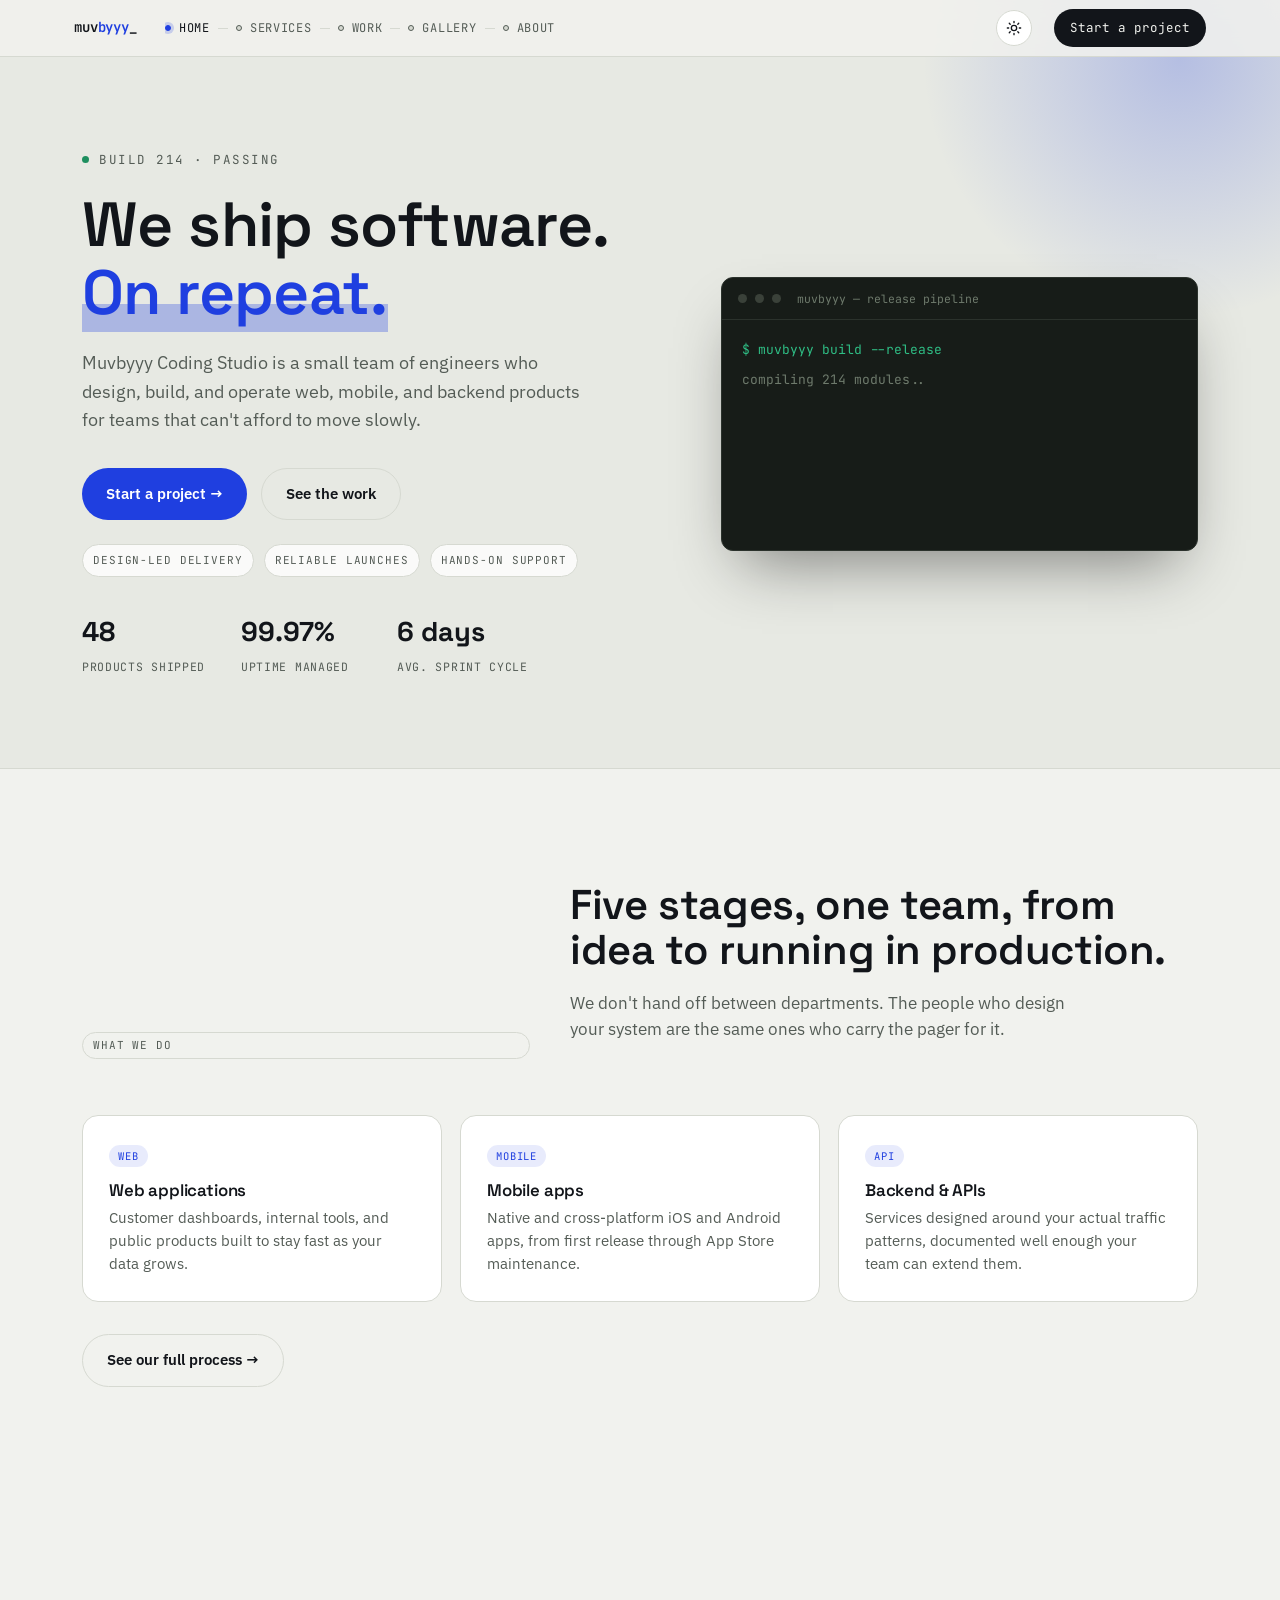
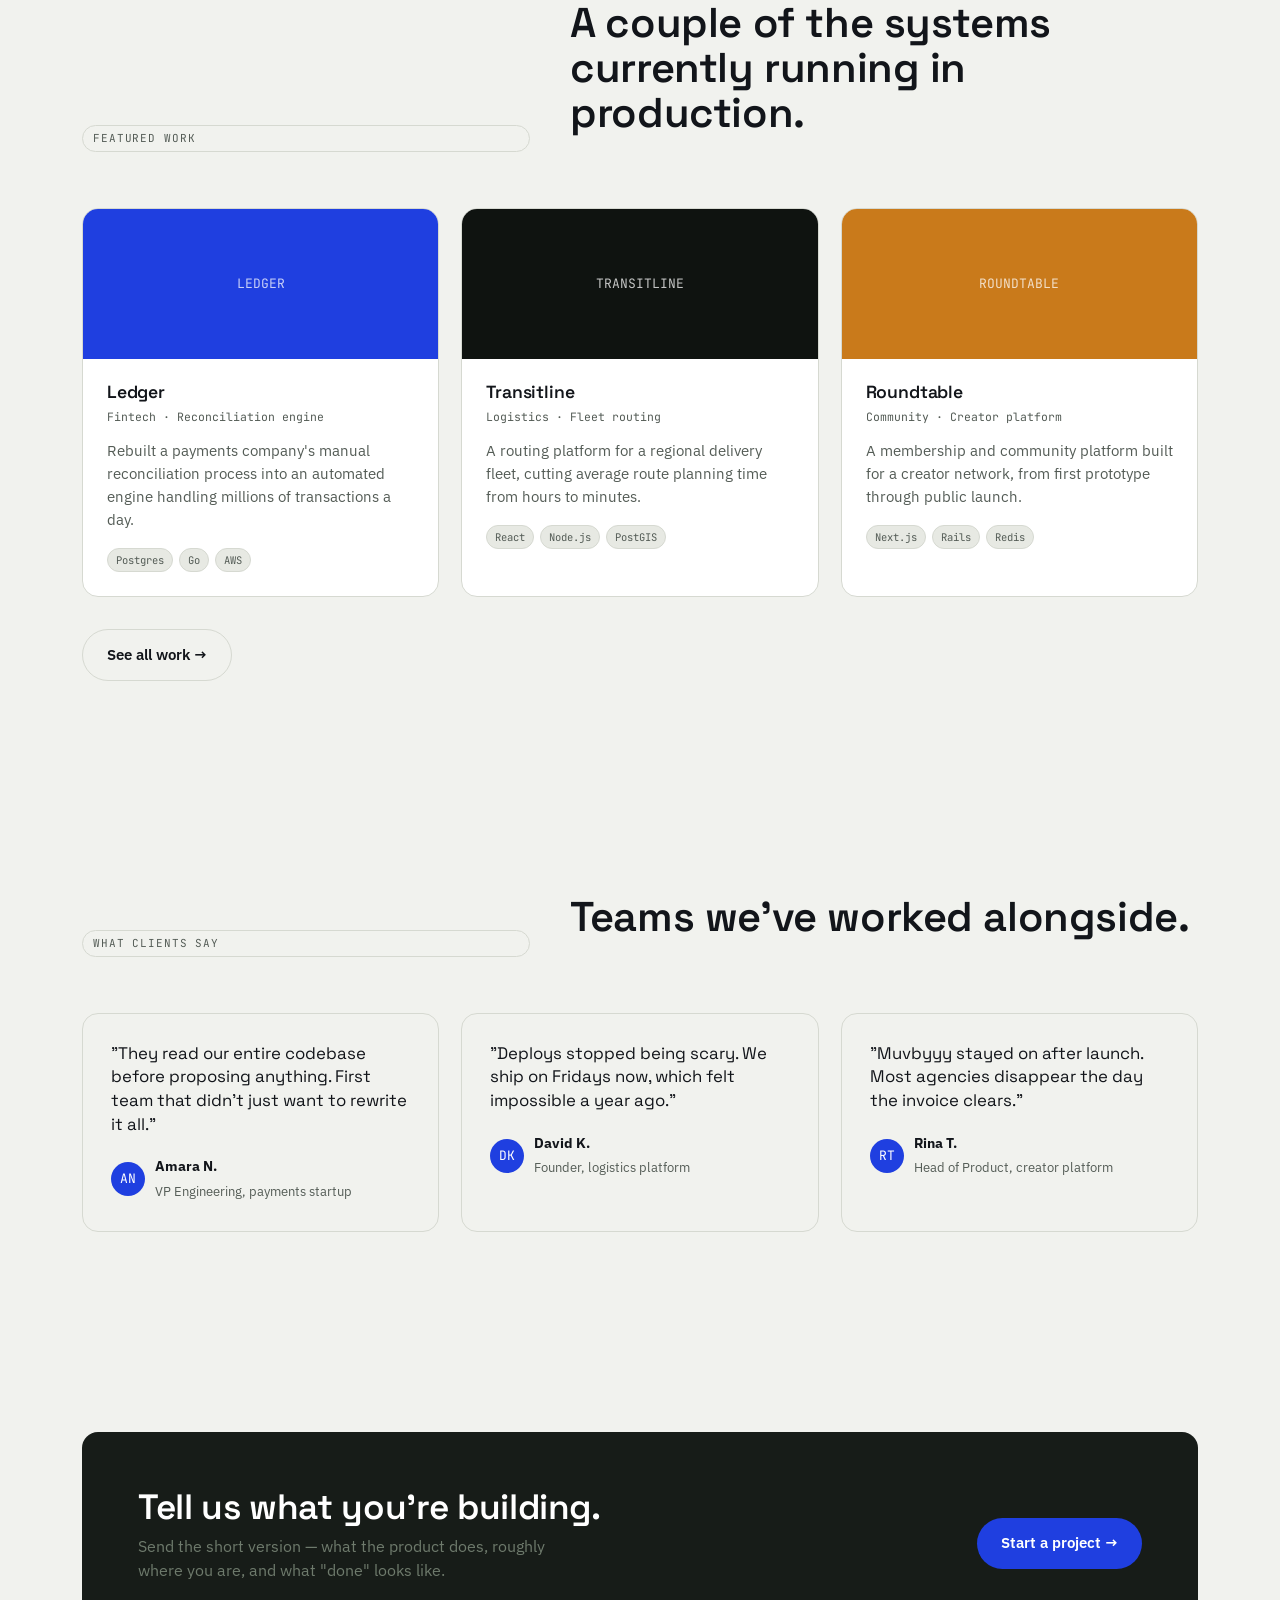
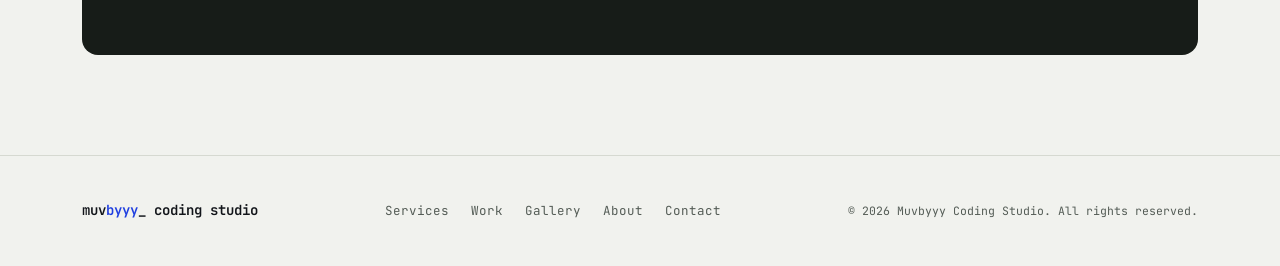
<file: muvbyyycodingstudio/index.html>
<!DOCTYPE html>
<html lang="en">
<head>
<meta charset="UTF-8">
<meta name="viewport" content="width=device-width, initial-scale=1.0">
<title>Muvbyyy Coding Studio — We ship software, on repeat</title>
<meta name="description" content="Muvbyyy Coding Studio designs, engineers, and operates web, mobile, and backend software for teams who need to move fast without breaking things.">
<link rel="preconnect" href="https://fonts.googleapis.com">
<link rel="preconnect" href="https://fonts.gstatic.com" crossorigin>
<link href="https://fonts.googleapis.com/css2?family=Space+Grotesk:wght@400;500;600;700&family=IBM+Plex+Sans:wght@400;500;600&family=JetBrains+Mono:wght@400;500;600&display=swap" rel="stylesheet">
<link rel="stylesheet" href="styles.css">
<script>
  (function(){
    var prefersDark = window.matchMedia && window.matchMedia('(prefers-color-scheme: dark)').matches;
    document.documentElement.setAttribute('data-theme', prefersDark ? 'dark' : 'light');
  })();
</script>
</head>
<body>
<div class="scroll-progress" id="scrollProgress" aria-hidden="true"></div>
<button class="back-to-top" id="backToTop" type="button" aria-label="Back to top">↑</button>

<nav class="site-nav" aria-label="Primary">
  <div class="nav-inner">
    <a href="index.html" class="nav-logo">muv<span>byyy</span>_</a>
    <div class="nav-links">
      <a href="index.html" class="nav-link active"><span class="dot"></span>Home</a>
      <a href="services.html" class="nav-link"><span class="dot"></span>Services</a>
      <a href="work.html" class="nav-link"><span class="dot"></span>Work</a>
      <a href="gallery.html" class="nav-link"><span class="dot"></span>Gallery</a>
      <a href="about.html" class="nav-link"><span class="dot"></span>About</a>
    </div>
    <button class="theme-toggle" id="themeToggle" type="button" aria-label="Switch to dark mode" aria-pressed="false">
      <svg class="icon-sun" viewBox="0 0 24 24" fill="none" stroke-width="2" stroke-linecap="round"><circle cx="12" cy="12" r="4"></circle><path d="M12 2v2M12 20v2M4.9 4.9l1.4 1.4M17.7 17.7l1.4 1.4M2 12h2M20 12h2M4.9 19.1l1.4-1.4M17.7 6.3l1.4-1.4"></path></svg>
      <svg class="icon-moon" viewBox="0 0 24 24" fill="none" stroke-width="2" stroke-linecap="round" stroke-linejoin="round"><path d="M20 14.5A8.5 8.5 0 1 1 9.5 4a7 7 0 0 0 10.5 10.5z"></path></svg>
    </button>
    <a href="contact.html" class="nav-cta">Start a project</a>
  </div>
</nav>

<header class="hero">
  <div class="wrap hero-grid">
    <div>
      <div class="hero-eyebrow">build 214 &middot; passing</div>
      <h1>We ship software.<br><em>On repeat.</em></h1>
      <p class="lede">Muvbyyy Coding Studio is a small team of engineers who design, build, and operate web, mobile, and backend products for teams that can't afford to move slowly.</p>
      <div class="hero-actions">
        <a href="contact.html" class="btn btn-primary">Start a project →</a>
        <a href="work.html" class="btn btn-ghost">See the work</a>
      </div>
      <div class="hero-badges" aria-label="Studio highlights">
        <span>Design-led delivery</span>
        <span>Reliable launches</span>
        <span>Hands-on support</span>
      </div>
      <div class="hero-stats">
        <div class="hero-stat"><b class="counter" data-count="48" data-prefix=""></b><span>Products shipped</span></div>
        <div class="hero-stat"><b class="counter" data-count="99.97" data-suffix="%"></b><span>Uptime managed</span></div>
        <div class="hero-stat"><b class="counter" data-count="6" data-suffix=" days"></b><span>Avg. sprint cycle</span></div>
      </div>
    </div>
    <div class="terminal" aria-hidden="true">
      <div class="terminal-head">
        <span class="terminal-dot"></span><span class="terminal-dot"></span><span class="terminal-dot"></span>
        <span class="terminal-title">muvbyyy — release pipeline</span>
      </div>
      <div class="terminal-body" id="termBody"></div>
    </div>
  </div>
</header>

<!-- What we do -->
<section>
  <div class="wrap">
    <div class="section-head">
      <div class="stage-tag">What we do</div>
      <div>
        <h2>Five stages, one team, from idea to running in production.</h2>
        <p>We don't hand off between departments. The people who design your system are the same ones who carry the pager for it.</p>
      </div>
    </div>
    <div class="capability-grid">
      <div class="capability reveal">
        <span class="tag">WEB</span>
        <h3>Web applications</h3>
        <p>Customer dashboards, internal tools, and public products built to stay fast as your data grows.</p>
      </div>
      <div class="capability reveal">
        <span class="tag">MOBILE</span>
        <h3>Mobile apps</h3>
        <p>Native and cross-platform iOS and Android apps, from first release through App Store maintenance.</p>
      </div>
      <div class="capability reveal">
        <span class="tag">API</span>
        <h3>Backend & APIs</h3>
        <p>Services designed around your actual traffic patterns, documented well enough your team can extend them.</p>
      </div>
    </div>
    <div style="margin-top: 32px;">
      <a href="services.html" class="btn btn-ghost">See our full process →</a>
    </div>
  </div>
</section>

<!-- Featured work -->
<section class="stage-section">
  <div class="wrap">
    <div class="section-head reveal">
      <div class="stage-tag">Featured work</div>
      <div>
        <h2>A couple of the systems currently running in production.</h2>
        <p></p>
      </div>
    </div>
    <div class="work-grid">
      <div class="work-card">
        <div class="swatch" style="background:#1F3FE0;">LEDGER</div>
        <div class="body">
          <h3>Ledger</h3>
          <span class="role">Fintech · Reconciliation engine</span>
          <p>Rebuilt a payments company's manual reconciliation process into an automated engine handling millions of transactions a day.</p>
          <div class="stack"><span>Postgres</span><span>Go</span><span>AWS</span></div>
        </div>
      </div>
      <div class="work-card reveal">
        <div class="swatch" style="background:#0F1310;">TRANSITLINE</div>
        <div class="body">
          <h3>Transitline</h3>
          <span class="role">Logistics · Fleet routing</span>
          <p>A routing platform for a regional delivery fleet, cutting average route planning time from hours to minutes.</p>
          <div class="stack"><span>React</span><span>Node.js</span><span>PostGIS</span></div>
        </div>
      </div>
      <div class="work-card reveal">
        <div class="swatch" style="background:#C97A1B;">ROUNDTABLE</div>
        <div class="body">
          <h3>Roundtable</h3>
          <span class="role">Community · Creator platform</span>
          <p>A membership and community platform built for a creator network, from first prototype through public launch.</p>
          <div class="stack"><span>Next.js</span><span>Rails</span><span>Redis</span></div>
        </div>
      </div>
    </div>
    <div style="margin-top: 32px;">
      <a href="work.html" class="btn btn-ghost">See all work →</a>
    </div>
  </div>
</section>

<!-- Testimonials -->
<section>
  <div class="wrap">
    <div class="section-head reveal">
      <div class="stage-tag">What clients say</div>
      <div><h2>Teams we've worked alongside.</h2><p></p></div>
    </div>
    <div class="quote-grid">
      <div class="quote-card reveal">
        <p class="quote">"They read our entire codebase before proposing anything. First team that didn't just want to rewrite it all."</p>
        <div class="quote-who"><div class="quote-avatar">AN</div><div><b>Amara N.</b><span>VP Engineering, payments startup</span></div></div>
      </div>
      <div class="quote-card reveal">
        <p class="quote">"Deploys stopped being scary. We ship on Fridays now, which felt impossible a year ago."</p>
        <div class="quote-who"><div class="quote-avatar">DK</div><div><b>David K.</b><span>Founder, logistics platform</span></div></div>
      </div>
      <div class="quote-card reveal">
        <p class="quote">"Muvbyyy stayed on after launch. Most agencies disappear the day the invoice clears."</p>
        <div class="quote-who"><div class="quote-avatar">RT</div><div><b>Rina T.</b><span>Head of Product, creator platform</span></div></div>
      </div>
    </div>
  </div>
</section>

<!-- CTA band -->
<section class="stage-section">
  <div class="wrap">
    <div class="cta-band reveal">
      <div>
        <h2>Tell us what you're building.</h2>
        <p>Send the short version — what the product does, roughly where you are, and what "done" looks like.</p>
      </div>
      <a href="contact.html" class="btn btn-primary">Start a project →</a>
    </div>
  </div>
</section>

<footer>
  <div class="wrap footer-grid">
    <div class="footer-logo">muv<span>byyy</span>_ coding studio</div>
    <div class="footer-links">
      <a href="services.html">Services</a>
      <a href="work.html">Work</a>
      <a href="gallery.html">Gallery</a>
      <a href="about.html">About</a>
      <a href="contact.html">Contact</a>
    </div>
    <div class="footer-copy">© 2026 Muvbyyy Coding Studio. All rights reserved.</div>
  </div>
</footer>

<script src="site.js"></script>
</body>
</html>
</file>
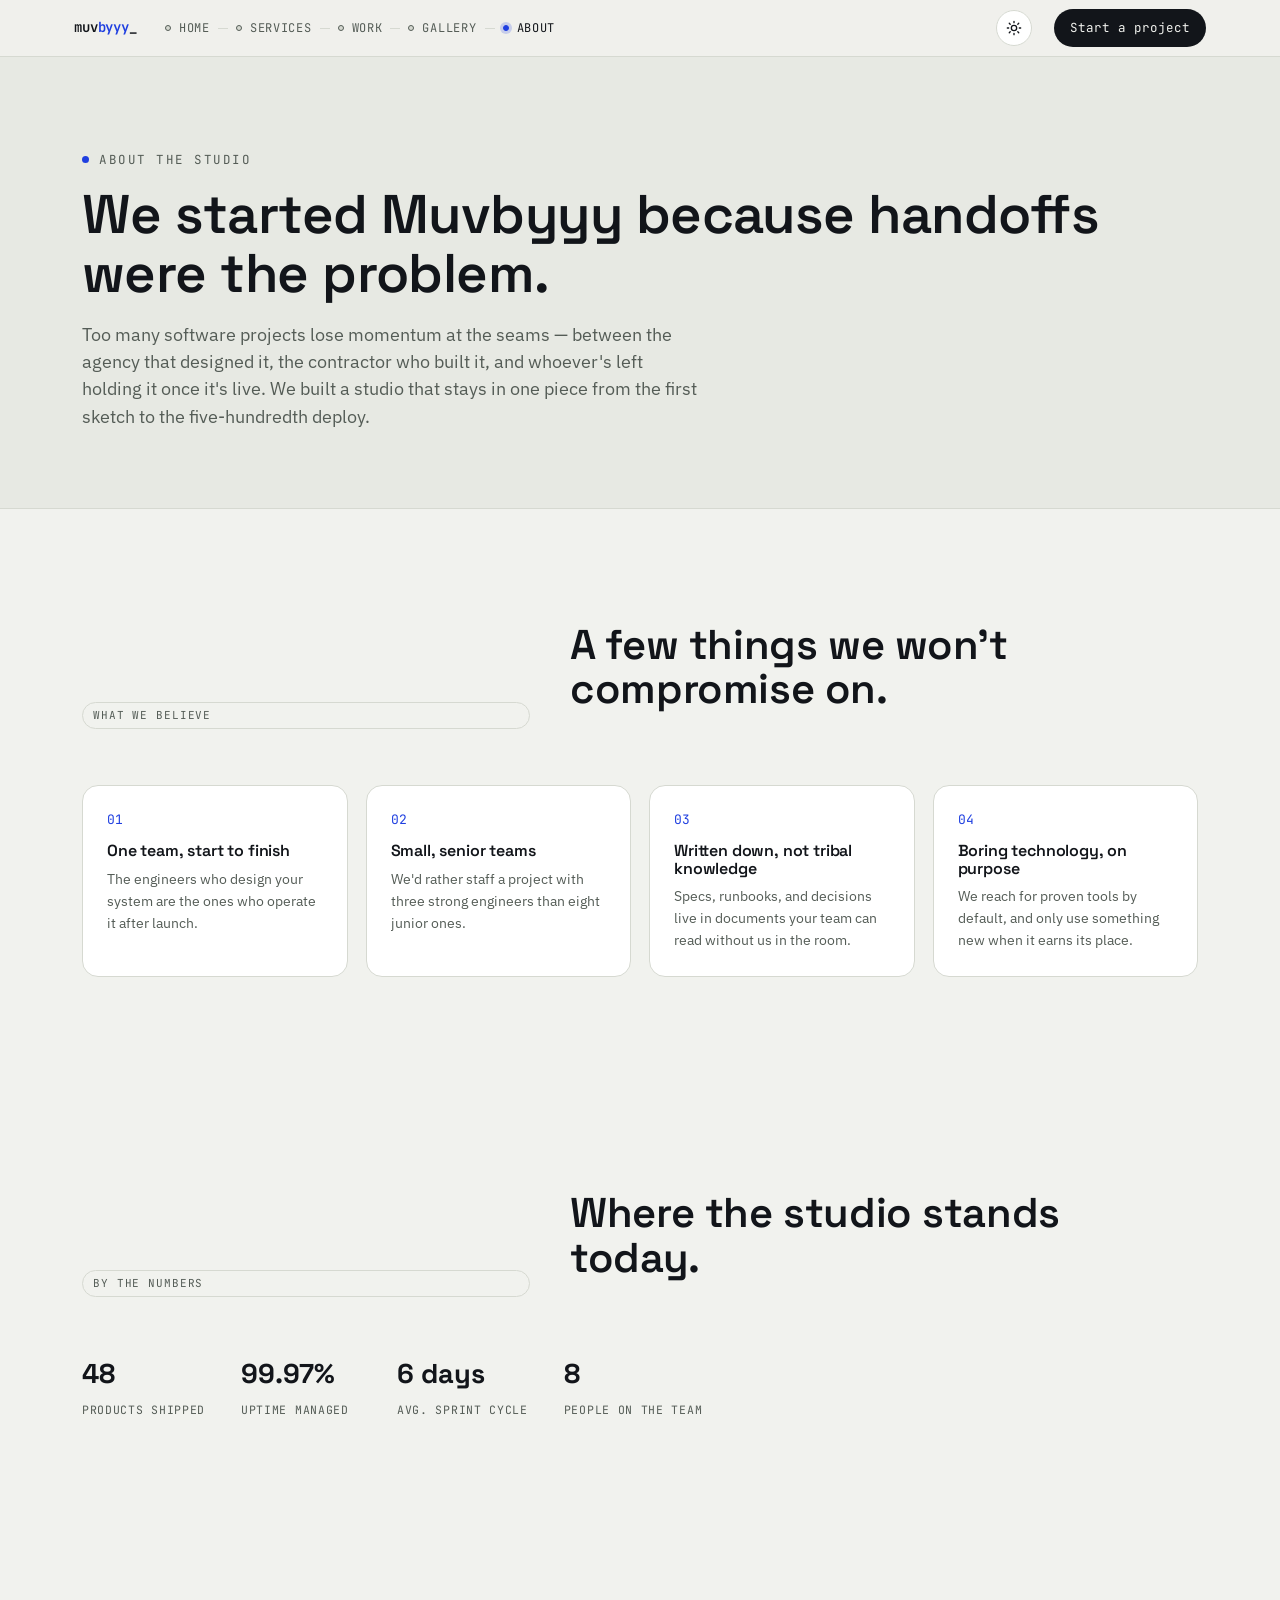
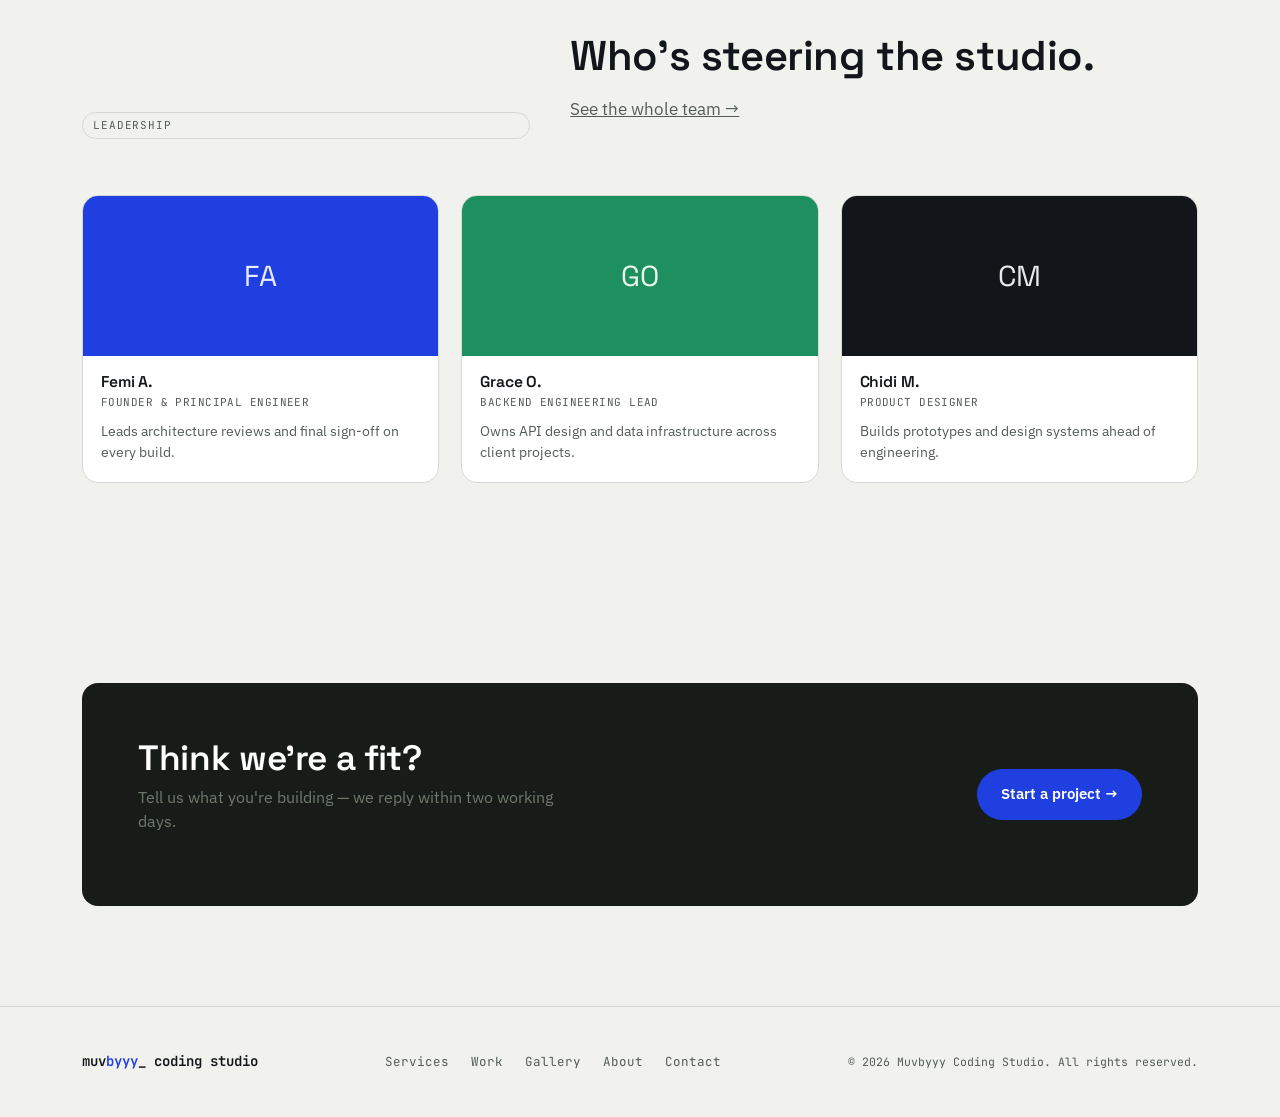
<file: muvbyyycodingstudio/about.html>
<!DOCTYPE html>
<html lang="en">
<head>
<meta charset="UTF-8">
<meta name="viewport" content="width=device-width, initial-scale=1.0">
<title>About — Muvbyyy Coding Studio</title>
<meta name="description" content="Why Muvbyyy Coding Studio exists, how we think about software, and the values behind how we work.">
<link rel="preconnect" href="https://fonts.googleapis.com">
<link rel="preconnect" href="https://fonts.gstatic.com" crossorigin>
<link href="https://fonts.googleapis.com/css2?family=Space+Grotesk:wght@400;500;600;700&family=IBM+Plex+Sans:wght@400;500;600&family=JetBrains+Mono:wght@400;500;600&display=swap" rel="stylesheet">
<link rel="stylesheet" href="styles.css">
<script>
  (function(){
    var prefersDark = window.matchMedia && window.matchMedia('(prefers-color-scheme: dark)').matches;
    document.documentElement.setAttribute('data-theme', prefersDark ? 'dark' : 'light');
  })();
</script>
</head>
<body>

<nav class="site-nav" aria-label="Primary">
  <div class="nav-inner">
    <a href="index.html" class="nav-logo">muv<span>byyy</span>_</a>
    <div class="nav-links">
      <a href="index.html" class="nav-link"><span class="dot"></span>Home</a>
      <a href="services.html" class="nav-link"><span class="dot"></span>Services</a>
      <a href="work.html" class="nav-link"><span class="dot"></span>Work</a>
      <a href="gallery.html" class="nav-link"><span class="dot"></span>Gallery</a>
      <a href="about.html" class="nav-link active"><span class="dot"></span>About</a>
    </div>
    <button class="theme-toggle" id="themeToggle" type="button" aria-label="Switch to dark mode" aria-pressed="false">
      <svg class="icon-sun" viewBox="0 0 24 24" fill="none" stroke-width="2" stroke-linecap="round"><circle cx="12" cy="12" r="4"></circle><path d="M12 2v2M12 20v2M4.9 4.9l1.4 1.4M17.7 17.7l1.4 1.4M2 12h2M20 12h2M4.9 19.1l1.4-1.4M17.7 6.3l1.4-1.4"></path></svg>
      <svg class="icon-moon" viewBox="0 0 24 24" fill="none" stroke-width="2" stroke-linecap="round" stroke-linejoin="round"><path d="M20 14.5A8.5 8.5 0 1 1 9.5 4a7 7 0 0 0 10.5 10.5z"></path></svg>
    </button>
    <a href="contact.html" class="nav-cta">Start a project</a>
  </div>
</nav>

<header class="page-header">
  <div class="wrap">
    <div class="eyebrow">About the studio</div>
    <h1>We started Muvbyyy because handoffs were the problem.</h1>
    <p>Too many software projects lose momentum at the seams — between the agency that designed it, the contractor who built it, and whoever's left holding it once it's live. We built a studio that stays in one piece from the first sketch to the five-hundredth deploy.</p>
  </div>
</header>

<section>
  <div class="wrap">
    <div class="section-head">
      <div class="stage-tag">What we believe</div>
      <div>
        <h2>A few things we won't compromise on.</h2>
        <p></p>
      </div>
    </div>
    <div class="value-grid">
      <div class="value-card">
        <span class="num">01</span>
        <h3>One team, start to finish</h3>
        <p>The engineers who design your system are the ones who operate it after launch.</p>
      </div>
      <div class="value-card">
        <span class="num">02</span>
        <h3>Small, senior teams</h3>
        <p>We'd rather staff a project with three strong engineers than eight junior ones.</p>
      </div>
      <div class="value-card">
        <span class="num">03</span>
        <h3>Written down, not tribal knowledge</h3>
        <p>Specs, runbooks, and decisions live in documents your team can read without us in the room.</p>
      </div>
      <div class="value-card">
        <span class="num">04</span>
        <h3>Boring technology, on purpose</h3>
        <p>We reach for proven tools by default, and only use something new when it earns its place.</p>
      </div>
    </div>
  </div>
</section>

<section class="stage-section">
  <div class="wrap">
    <div class="section-head">
      <div class="stage-tag">By the numbers</div>
      <div><h2>Where the studio stands today.</h2><p></p></div>
    </div>
    <div class="hero-stats" style="margin-top:0;">
      <div class="hero-stat"><b>48</b><span>Products shipped</span></div>
      <div class="hero-stat"><b>99.97%</b><span>Uptime managed</span></div>
      <div class="hero-stat"><b>6 days</b><span>Avg. sprint cycle</span></div>
      <div class="hero-stat"><b>8</b><span>People on the team</span></div>
    </div>
  </div>
</section>

<section>
  <div class="wrap">
    <div class="section-head">
      <div class="stage-tag">Leadership</div>
      <div>
        <h2>Who's steering the studio.</h2>
        <p><a href="gallery.html">See the whole team →</a></p>
      </div>
    </div>
    <div class="lead-grid">
      <div class="gallery-card">
        <div class="avatar" style="background:#1F3FE0;">FA</div>
        <div class="info"><h3>Femi A.</h3><span class="role">Founder &amp; Principal Engineer</span><p>Leads architecture reviews and final sign-off on every build.</p></div>
      </div>
      <div class="gallery-card">
        <div class="avatar" style="background:#1E8F5F;">GO</div>
        <div class="info"><h3>Grace O.</h3><span class="role">Backend Engineering Lead</span><p>Owns API design and data infrastructure across client projects.</p></div>
      </div>
      <div class="gallery-card">
        <div class="avatar" style="background:#12151A;">CM</div>
        <div class="info"><h3>Chidi M.</h3><span class="role">Product Designer</span><p>Builds prototypes and design systems ahead of engineering.</p></div>
      </div>
    </div>
  </div>
</section>

<section class="stage-section">
  <div class="wrap">
    <div class="cta-band">
      <div>
        <h2>Think we're a fit?</h2>
        <p>Tell us what you're building — we reply within two working days.</p>
      </div>
      <a href="contact.html" class="btn btn-primary">Start a project →</a>
    </div>
  </div>
</section>

<footer>
  <div class="wrap footer-grid">
    <div class="footer-logo">muv<span>byyy</span>_ coding studio</div>
    <div class="footer-links">
      <a href="services.html">Services</a>
      <a href="work.html">Work</a>
      <a href="gallery.html">Gallery</a>
      <a href="about.html">About</a>
      <a href="contact.html">Contact</a>
    </div>
    <div class="footer-copy">© 2026 Muvbyyy Coding Studio. All rights reserved.</div>
  </div>
</footer>

<script src="site.js"></script>
</body>
</html>
</file>
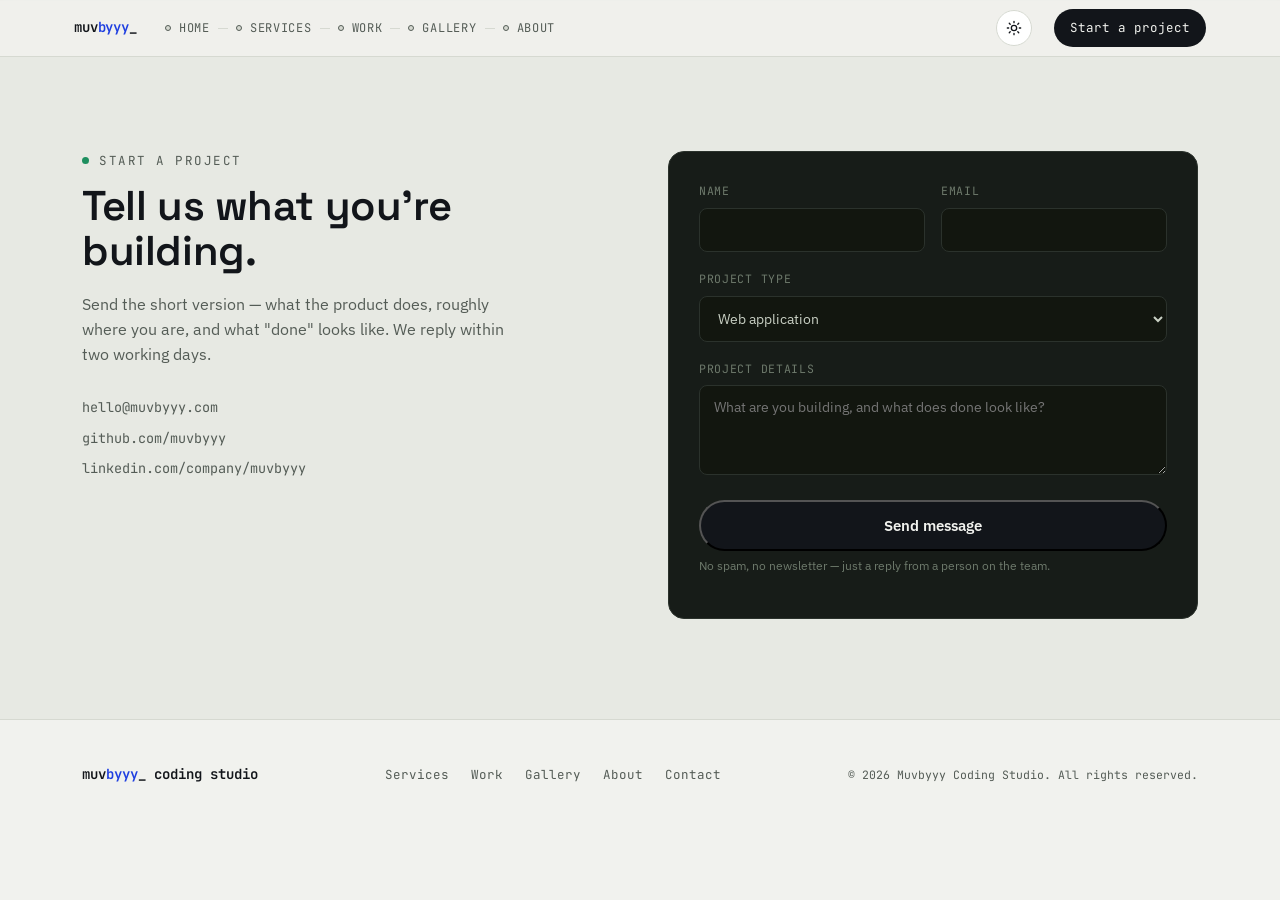
<file: muvbyyycodingstudio/contact.html>
<!DOCTYPE html>
<html lang="en">
<head>
<meta charset="UTF-8">
<meta name="viewport" content="width=device-width, initial-scale=1.0">
<title>Contact — Muvbyyy Coding Studio</title>
<meta name="description" content="Start a project with Muvbyyy Coding Studio.">
<link rel="preconnect" href="https://fonts.googleapis.com">
<link rel="preconnect" href="https://fonts.gstatic.com" crossorigin>
<link href="https://fonts.googleapis.com/css2?family=Space+Grotesk:wght@400;500;600;700&family=IBM+Plex+Sans:wght@400;500;600&family=JetBrains+Mono:wght@400;500;600&display=swap" rel="stylesheet">
<link rel="stylesheet" href="styles.css">
<script>
  (function(){
    var prefersDark = window.matchMedia && window.matchMedia('(prefers-color-scheme: dark)').matches;
    document.documentElement.setAttribute('data-theme', prefersDark ? 'dark' : 'light');
  })();
</script>
</head>
<body>

<nav class="site-nav" aria-label="Primary">
  <div class="nav-inner">
    <a href="index.html" class="nav-logo">muv<span>byyy</span>_</a>
    <div class="nav-links">
      <a href="index.html" class="nav-link"><span class="dot"></span>Home</a>
      <a href="services.html" class="nav-link"><span class="dot"></span>Services</a>
      <a href="work.html" class="nav-link"><span class="dot"></span>Work</a>
      <a href="gallery.html" class="nav-link"><span class="dot"></span>Gallery</a>
      <a href="about.html" class="nav-link"><span class="dot"></span>About</a>
    </div>
    <button class="theme-toggle" id="themeToggle" type="button" aria-label="Switch to dark mode" aria-pressed="false">
      <svg class="icon-sun" viewBox="0 0 24 24" fill="none" stroke-width="2" stroke-linecap="round"><circle cx="12" cy="12" r="4"></circle><path d="M12 2v2M12 20v2M4.9 4.9l1.4 1.4M17.7 17.7l1.4 1.4M2 12h2M20 12h2M4.9 19.1l1.4-1.4M17.7 6.3l1.4-1.4"></path></svg>
      <svg class="icon-moon" viewBox="0 0 24 24" fill="none" stroke-width="2" stroke-linecap="round" stroke-linejoin="round"><path d="M20 14.5A8.5 8.5 0 1 1 9.5 4a7 7 0 0 0 10.5 10.5z"></path></svg>
    </button>
    <a href="contact.html" class="nav-cta">Start a project</a>
  </div>
</nav>

<section class="contact-section" style="padding-top: 150px;">
  <div class="wrap contact-grid">
    <div>
      <div class="eyebrow">start a project</div>
      <h2>Tell us what you're building.</h2>
      <p class="lede">Send the short version — what the product does, roughly where you are, and what "done" looks like. We reply within two working days.</p>
      <div class="contact-links">
        <a href="mailto:hello@muvbyyy.com">hello@muvbyyy.com</a>
        <a href="#">github.com/muvbyyy</a>
        <a href="#">linkedin.com/company/muvbyyy</a>
      </div>
    </div>
    <form class="contact-form" id="contactForm">
      <div class="two-col">
        <div class="form-row">
          <label for="name">Name</label>
          <input type="text" id="name" name="name" required autocomplete="name">
        </div>
        <div class="form-row">
          <label for="email">Email</label>
          <input type="email" id="email" name="email" required autocomplete="email">
        </div>
      </div>
      <div class="form-row">
        <label for="ptype">Project type</label>
        <select id="ptype" name="ptype">
          <option>Web application</option>
          <option>Mobile app</option>
          <option>Backend / API</option>
          <option>Cloud & DevOps</option>
          <option>Something else</option>
        </select>
      </div>
      <div class="form-row">
        <label for="details">Project details</label>
        <textarea id="details" name="details" required placeholder="What are you building, and what does done look like?"></textarea>
      </div>
      <button type="submit" class="btn btn-dark" style="width:100%; justify-content:center;">Send message</button>
      <p class="form-note">No spam, no newsletter — just a reply from a person on the team.</p>
      <p class="form-success" id="formSuccess">$ message sent — we'll reply within 2 working days.</p>
    </form>
  </div>
</section>

<footer>
  <div class="wrap footer-grid">
    <div class="footer-logo">muv<span>byyy</span>_ coding studio</div>
    <div class="footer-links">
      <a href="services.html">Services</a>
      <a href="work.html">Work</a>
      <a href="gallery.html">Gallery</a>
      <a href="about.html">About</a>
      <a href="contact.html">Contact</a>
    </div>
    <div class="footer-copy">© 2026 Muvbyyy Coding Studio. All rights reserved.</div>
  </div>
</footer>

<script src="site.js"></script>
</body>
</html>
</file>
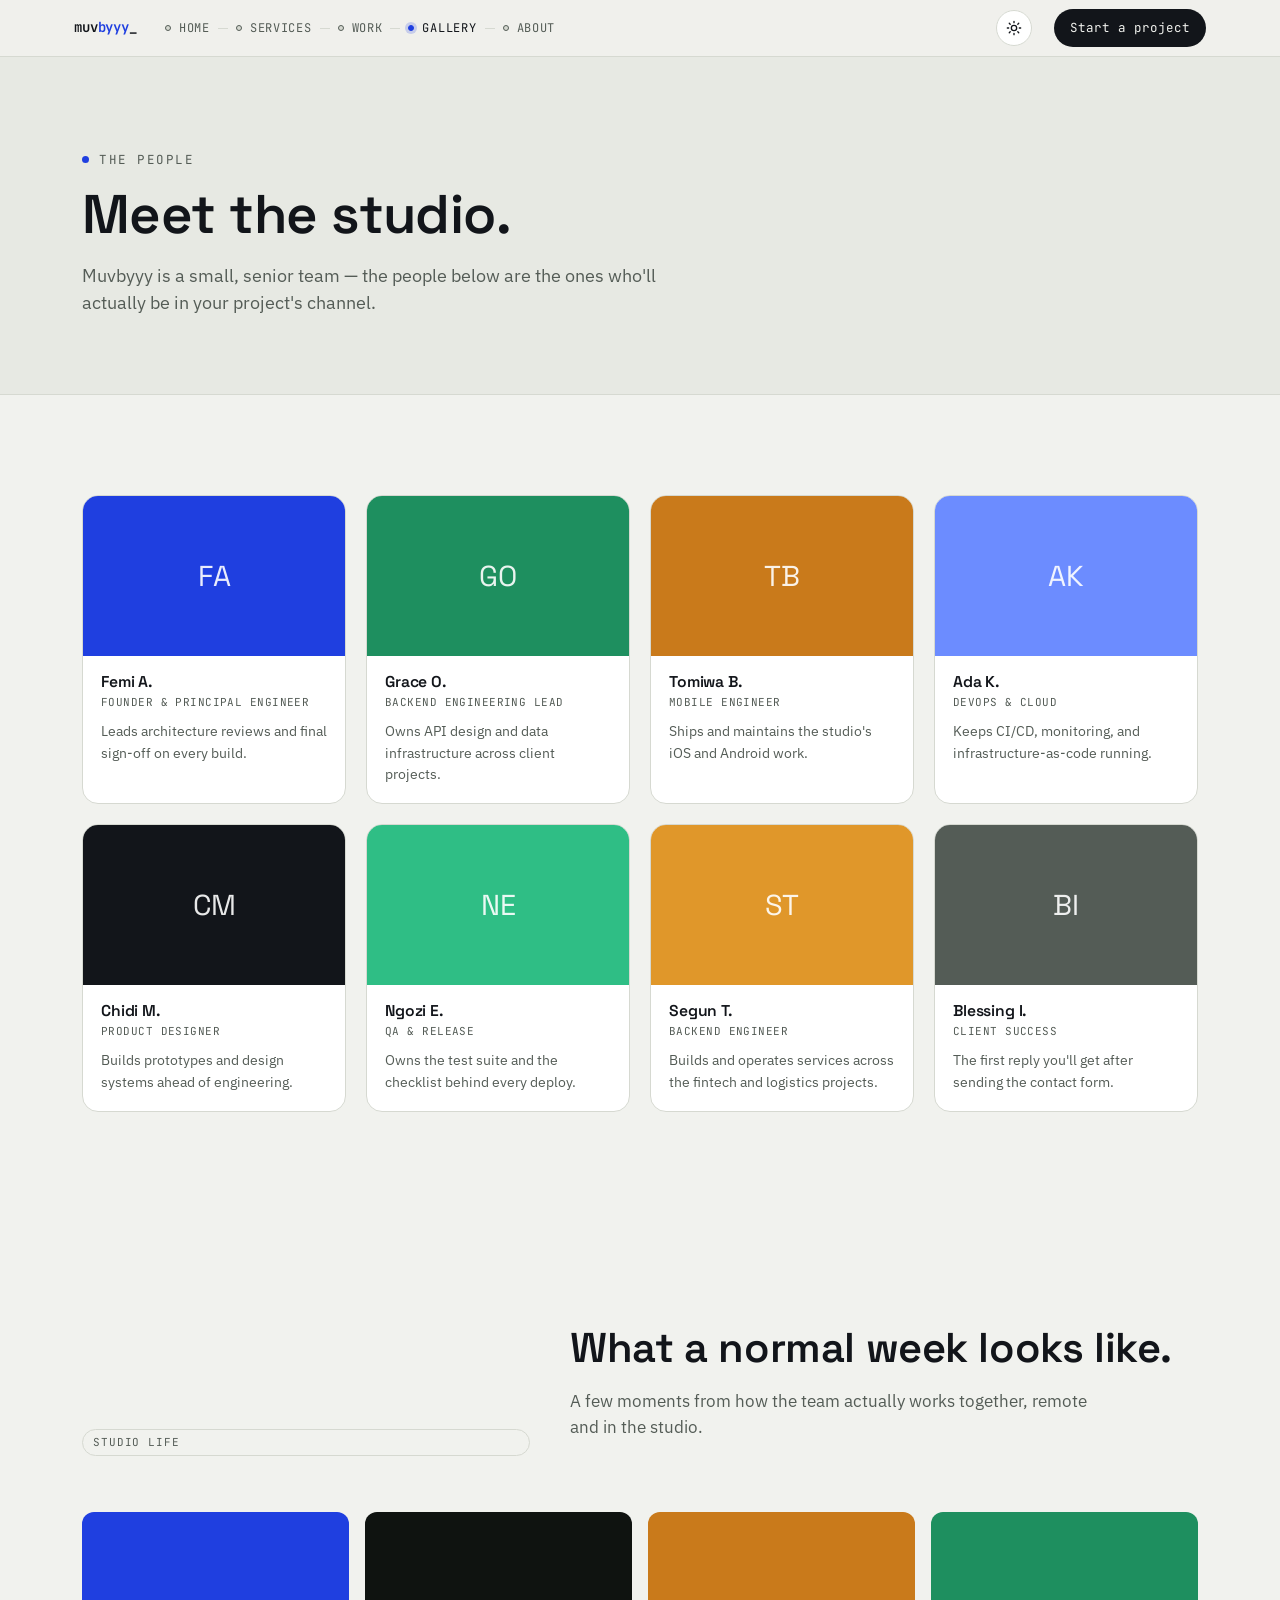
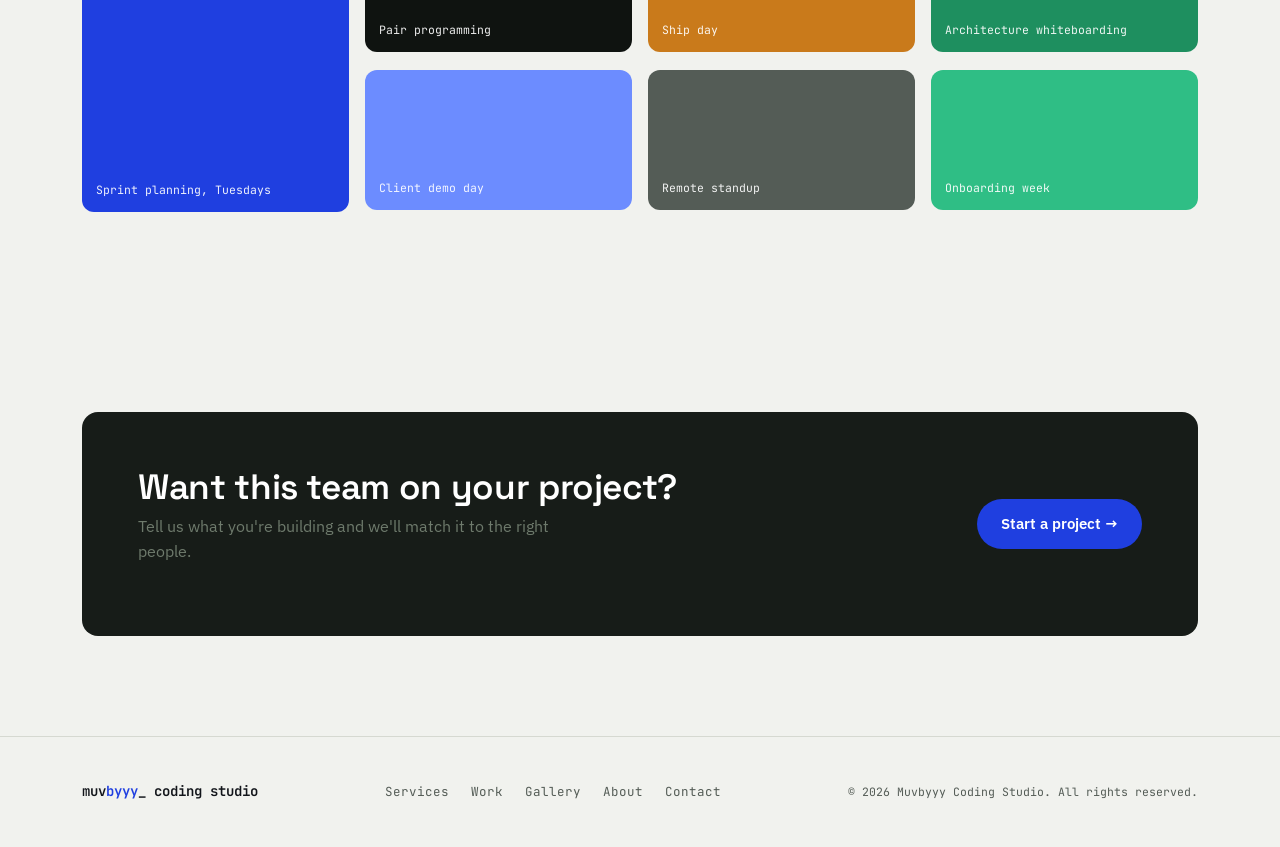
<file: muvbyyycodingstudio/gallery.html>
<!DOCTYPE html>
<html lang="en">
<head>
<meta charset="UTF-8">
<meta name="viewport" content="width=device-width, initial-scale=1.0">
<title>Gallery — Muvbyyy Coding Studio</title>
<meta name="description" content="Meet the engineers, designers, and operators behind Muvbyyy Coding Studio.">
<link rel="preconnect" href="https://fonts.googleapis.com">
<link rel="preconnect" href="https://fonts.gstatic.com" crossorigin>
<link href="https://fonts.googleapis.com/css2?family=Space+Grotesk:wght@400;500;600;700&family=IBM+Plex+Sans:wght@400;500;600&family=JetBrains+Mono:wght@400;500;600&display=swap" rel="stylesheet">
<link rel="stylesheet" href="styles.css">
<script>
  (function(){
    var prefersDark = window.matchMedia && window.matchMedia('(prefers-color-scheme: dark)').matches;
    document.documentElement.setAttribute('data-theme', prefersDark ? 'dark' : 'light');
  })();
</script>
</head>
<body>

<nav class="site-nav" aria-label="Primary">
  <div class="nav-inner">
    <a href="index.html" class="nav-logo">muv<span>byyy</span>_</a>
    <div class="nav-links">
      <a href="index.html" class="nav-link"><span class="dot"></span>Home</a>
      <a href="services.html" class="nav-link"><span class="dot"></span>Services</a>
      <a href="work.html" class="nav-link"><span class="dot"></span>Work</a>
      <a href="gallery.html" class="nav-link active"><span class="dot"></span>Gallery</a>
      <a href="about.html" class="nav-link"><span class="dot"></span>About</a>
    </div>
    <button class="theme-toggle" id="themeToggle" type="button" aria-label="Switch to dark mode" aria-pressed="false">
      <svg class="icon-sun" viewBox="0 0 24 24" fill="none" stroke-width="2" stroke-linecap="round"><circle cx="12" cy="12" r="4"></circle><path d="M12 2v2M12 20v2M4.9 4.9l1.4 1.4M17.7 17.7l1.4 1.4M2 12h2M20 12h2M4.9 19.1l1.4-1.4M17.7 6.3l1.4-1.4"></path></svg>
      <svg class="icon-moon" viewBox="0 0 24 24" fill="none" stroke-width="2" stroke-linecap="round" stroke-linejoin="round"><path d="M20 14.5A8.5 8.5 0 1 1 9.5 4a7 7 0 0 0 10.5 10.5z"></path></svg>
    </button>
    <a href="contact.html" class="nav-cta">Start a project</a>
  </div>
</nav>

<header class="page-header">
  <div class="wrap">
    <div class="eyebrow">The people</div>
    <h1>Meet the studio.</h1>
    <p>Muvbyyy is a small, senior team — the people below are the ones who'll actually be in your project's channel.</p>
  </div>
</header>

<section>
  <div class="wrap">
    <div class="gallery-grid">
      <div class="gallery-card">
        <div class="avatar" style="background:#1F3FE0;">FA</div>
        <div class="info"><h3>Femi A.</h3><span class="role">Founder &amp; Principal Engineer</span><p>Leads architecture reviews and final sign-off on every build.</p></div>
      </div>
      <div class="gallery-card">
        <div class="avatar" style="background:#1E8F5F;">GO</div>
        <div class="info"><h3>Grace O.</h3><span class="role">Backend Engineering Lead</span><p>Owns API design and data infrastructure across client projects.</p></div>
      </div>
      <div class="gallery-card">
        <div class="avatar" style="background:#C97A1B;">TB</div>
        <div class="info"><h3>Tomiwa B.</h3><span class="role">Mobile Engineer</span><p>Ships and maintains the studio's iOS and Android work.</p></div>
      </div>
      <div class="gallery-card">
        <div class="avatar" style="background:#6C8CFF;">AK</div>
        <div class="info"><h3>Ada K.</h3><span class="role">DevOps &amp; Cloud</span><p>Keeps CI/CD, monitoring, and infrastructure-as-code running.</p></div>
      </div>
      <div class="gallery-card">
        <div class="avatar" style="background:#12151A;">CM</div>
        <div class="info"><h3>Chidi M.</h3><span class="role">Product Designer</span><p>Builds prototypes and design systems ahead of engineering.</p></div>
      </div>
      <div class="gallery-card">
        <div class="avatar" style="background:#2FBE85;">NE</div>
        <div class="info"><h3>Ngozi E.</h3><span class="role">QA &amp; Release</span><p>Owns the test suite and the checklist behind every deploy.</p></div>
      </div>
      <div class="gallery-card">
        <div class="avatar" style="background:#E0972A;">ST</div>
        <div class="info"><h3>Segun T.</h3><span class="role">Backend Engineer</span><p>Builds and operates services across the fintech and logistics projects.</p></div>
      </div>
      <div class="gallery-card">
        <div class="avatar" style="background:#545C56;">BI</div>
        <div class="info"><h3>Blessing I.</h3><span class="role">Client Success</span><p>The first reply you'll get after sending the contact form.</p></div>
      </div>
    </div>
  </div>
</section>

<!-- Studio life snapshots -->
<section class="stage-section">
  <div class="wrap">
    <div class="section-head">
      <div class="stage-tag">Studio life</div>
      <div>
        <h2>What a normal week looks like.</h2>
        <p>A few moments from how the team actually works together, remote and in the studio.</p>
      </div>
    </div>
    <div class="snap-grid">
      <div class="snap-tile tall" style="background:#1F3FE0;">Sprint planning, Tuesdays</div>
      <div class="snap-tile" style="background:#0F1310;">Pair programming</div>
      <div class="snap-tile" style="background:#C97A1B;">Ship day</div>
      <div class="snap-tile" style="background:#1E8F5F;">Architecture whiteboarding</div>
      <div class="snap-tile" style="background:#6C8CFF;">Client demo day</div>
      <div class="snap-tile" style="background:#545C56;">Remote standup</div>
      <div class="snap-tile" style="background:#2FBE85;">Onboarding week</div>
    </div>
  </div>
</section>

<section>
  <div class="wrap">
    <div class="cta-band">
      <div>
        <h2>Want this team on your project?</h2>
        <p>Tell us what you're building and we'll match it to the right people.</p>
      </div>
      <a href="contact.html" class="btn btn-primary">Start a project →</a>
    </div>
  </div>
</section>

<footer>
  <div class="wrap footer-grid">
    <div class="footer-logo">muv<span>byyy</span>_ coding studio</div>
    <div class="footer-links">
      <a href="services.html">Services</a>
      <a href="work.html">Work</a>
      <a href="gallery.html">Gallery</a>
      <a href="about.html">About</a>
      <a href="contact.html">Contact</a>
    </div>
    <div class="footer-copy">© 2026 Muvbyyy Coding Studio. All rights reserved.</div>
  </div>
</footer>

<script src="site.js"></script>
</body>
</html>
</file>
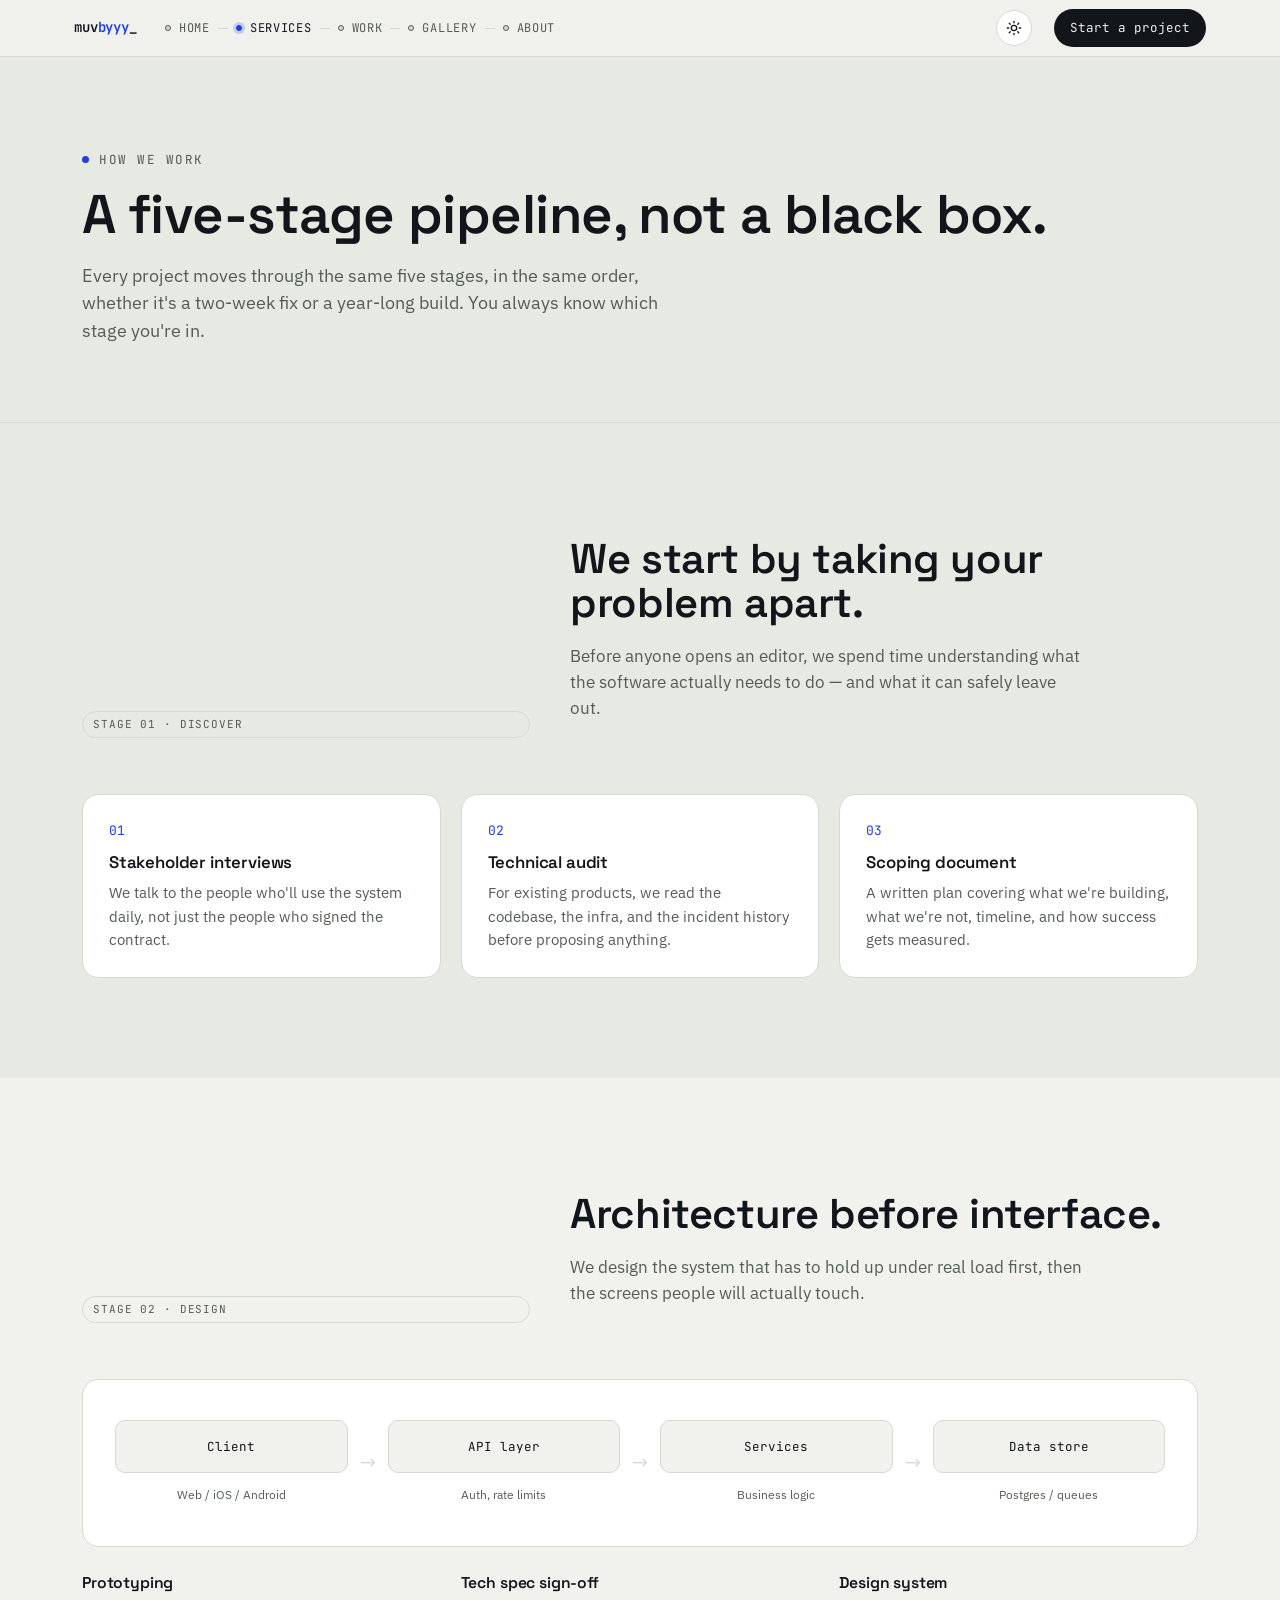
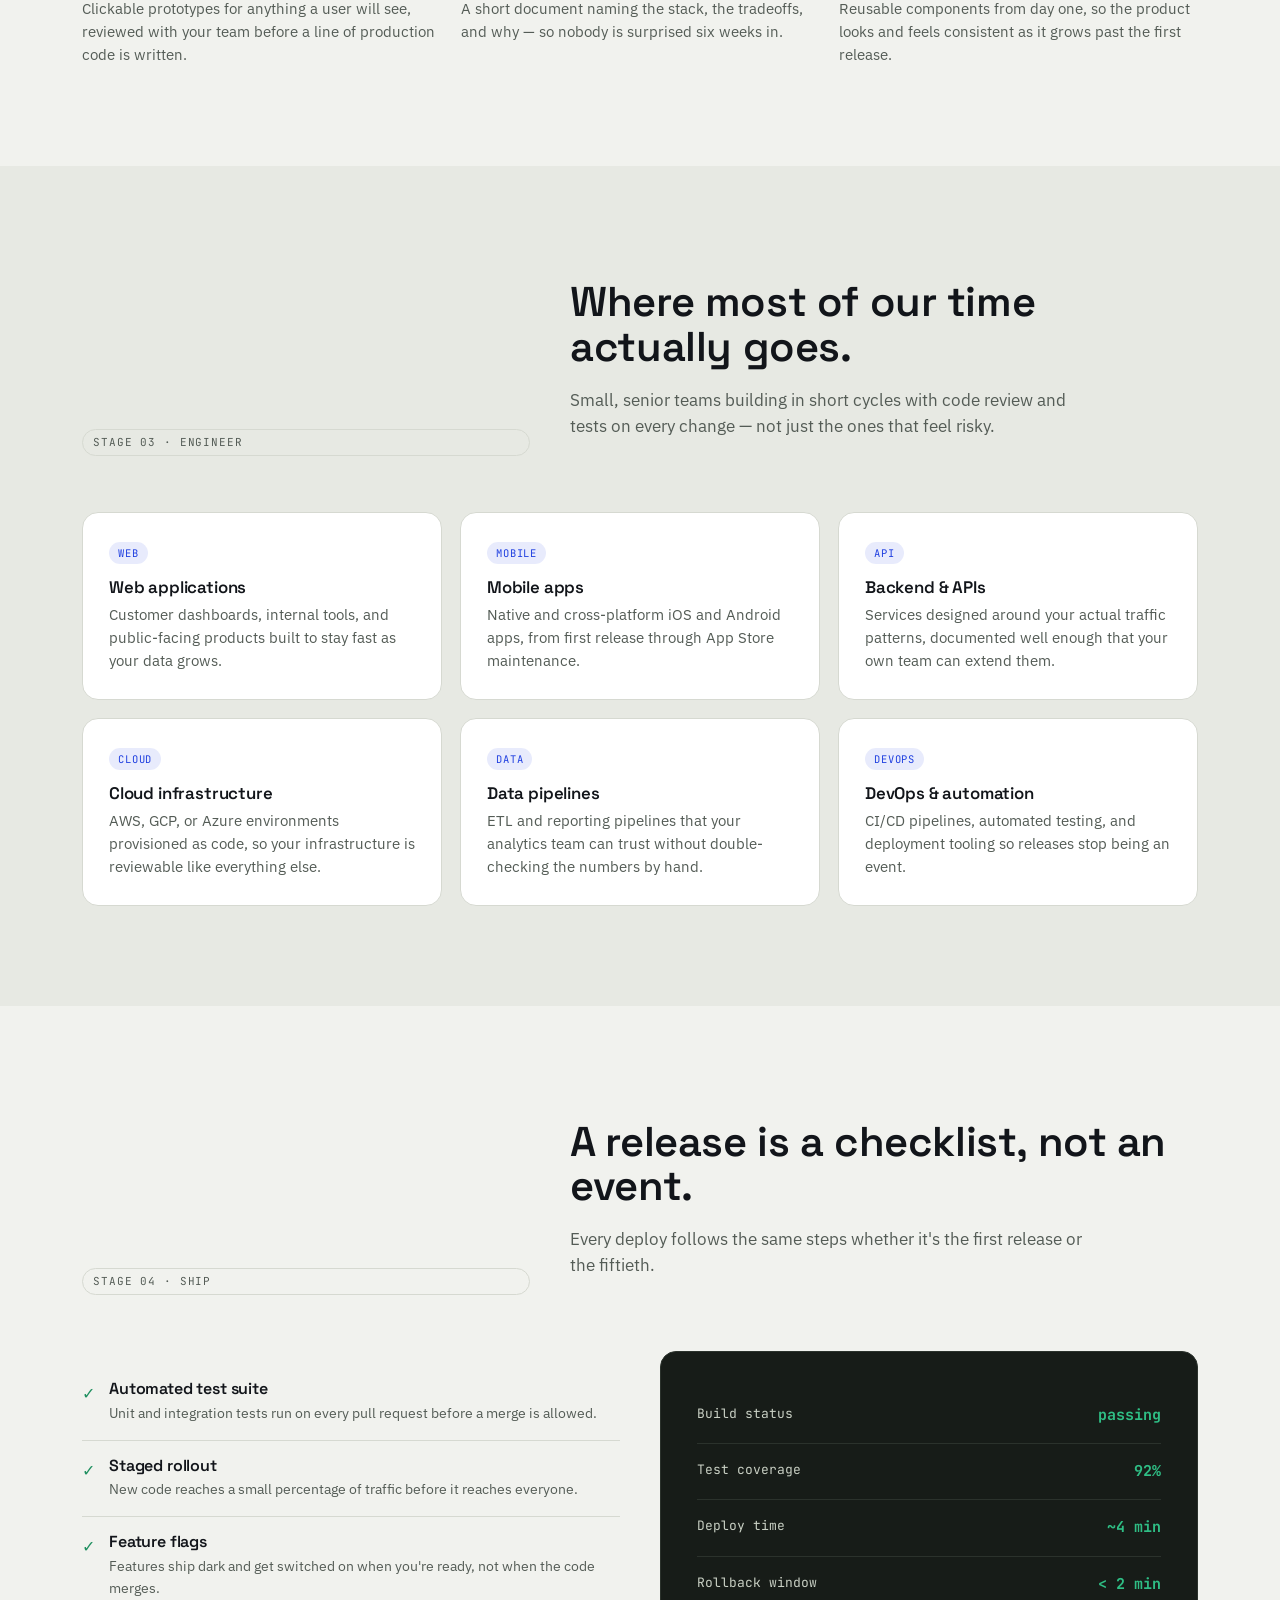
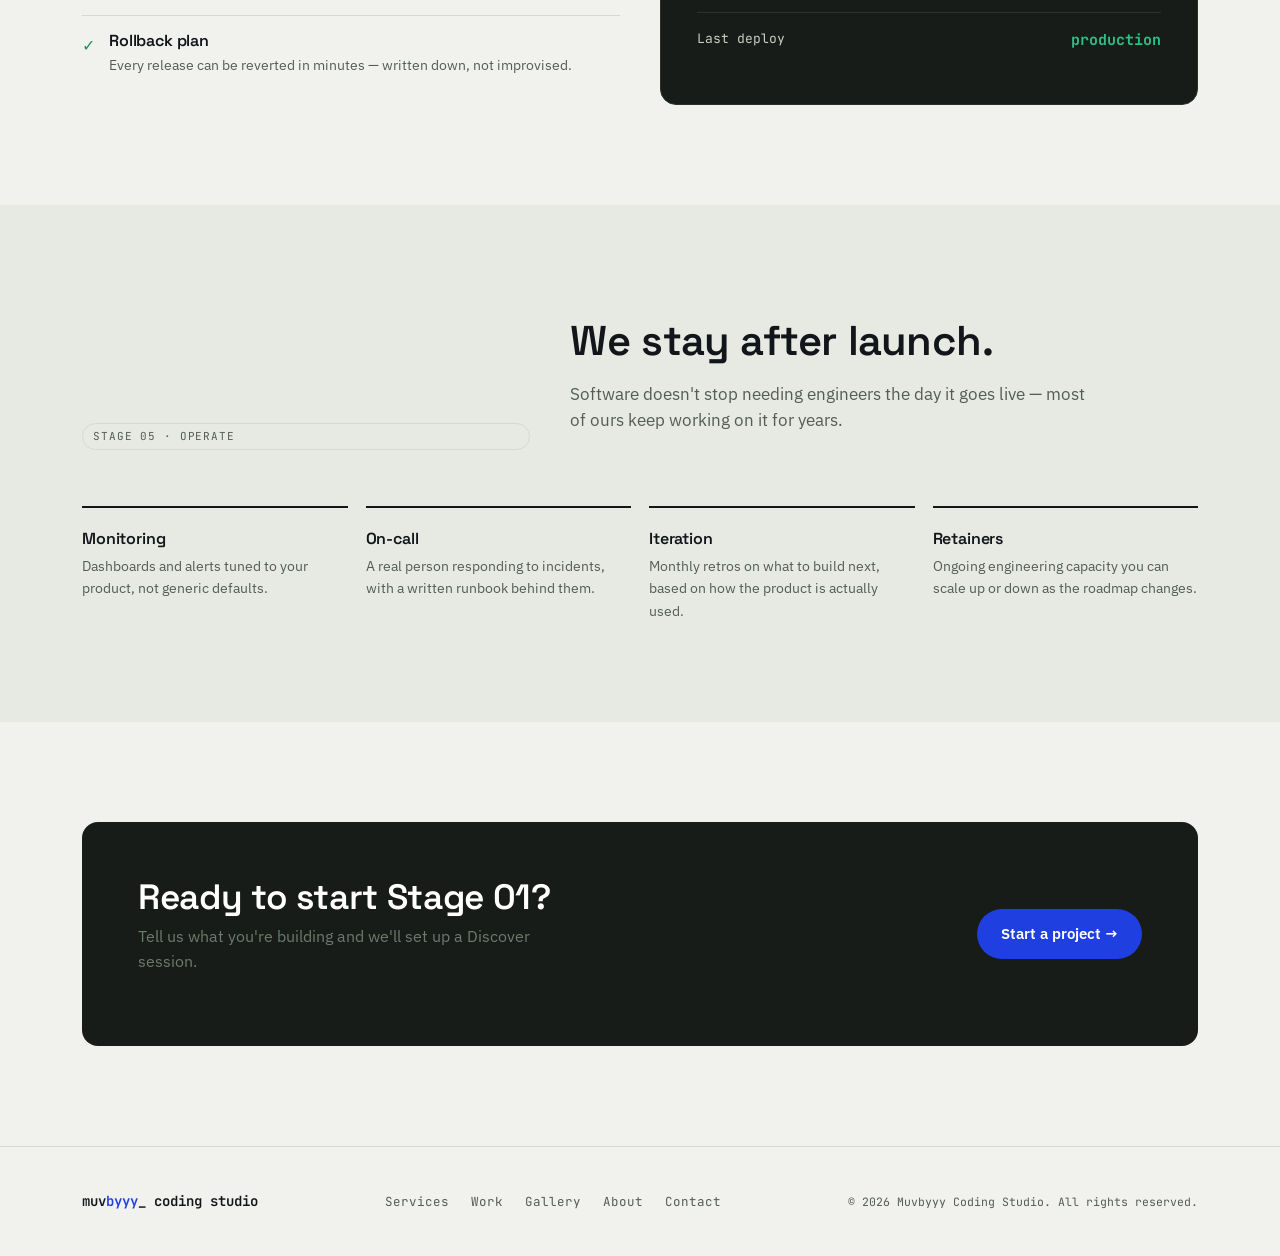
<file: muvbyyycodingstudio/services.html>
<!DOCTYPE html>
<html lang="en">
<head>
<meta charset="UTF-8">
<meta name="viewport" content="width=device-width, initial-scale=1.0">
<title>Services — Muvbyyy Coding Studio</title>
<meta name="description" content="How Muvbyyy Coding Studio works: discover, design, engineer, ship, and operate custom software.">
<link rel="preconnect" href="https://fonts.googleapis.com">
<link rel="preconnect" href="https://fonts.gstatic.com" crossorigin>
<link href="https://fonts.googleapis.com/css2?family=Space+Grotesk:wght@400;500;600;700&family=IBM+Plex+Sans:wght@400;500;600&family=JetBrains+Mono:wght@400;500;600&display=swap" rel="stylesheet">
<link rel="stylesheet" href="styles.css">
<script>
  (function(){
    var prefersDark = window.matchMedia && window.matchMedia('(prefers-color-scheme: dark)').matches;
    document.documentElement.setAttribute('data-theme', prefersDark ? 'dark' : 'light');
  })();
</script>
</head>
<body>

<nav class="site-nav" aria-label="Primary">
  <div class="nav-inner">
    <a href="index.html" class="nav-logo">muv<span>byyy</span>_</a>
    <div class="nav-links">
      <a href="index.html" class="nav-link"><span class="dot"></span>Home</a>
      <a href="services.html" class="nav-link active"><span class="dot"></span>Services</a>
      <a href="work.html" class="nav-link"><span class="dot"></span>Work</a>
      <a href="gallery.html" class="nav-link"><span class="dot"></span>Gallery</a>
      <a href="about.html" class="nav-link"><span class="dot"></span>About</a>
    </div>
    <button class="theme-toggle" id="themeToggle" type="button" aria-label="Switch to dark mode" aria-pressed="false">
      <svg class="icon-sun" viewBox="0 0 24 24" fill="none" stroke-width="2" stroke-linecap="round"><circle cx="12" cy="12" r="4"></circle><path d="M12 2v2M12 20v2M4.9 4.9l1.4 1.4M17.7 17.7l1.4 1.4M2 12h2M20 12h2M4.9 19.1l1.4-1.4M17.7 6.3l1.4-1.4"></path></svg>
      <svg class="icon-moon" viewBox="0 0 24 24" fill="none" stroke-width="2" stroke-linecap="round" stroke-linejoin="round"><path d="M20 14.5A8.5 8.5 0 1 1 9.5 4a7 7 0 0 0 10.5 10.5z"></path></svg>
    </button>
    <a href="contact.html" class="nav-cta">Start a project</a>
  </div>
</nav>

<header class="page-header">
  <div class="wrap">
    <div class="eyebrow">How we work</div>
    <h1>A five-stage pipeline, not a black box.</h1>
    <p>Every project moves through the same five stages, in the same order, whether it's a two-week fix or a year-long build. You always know which stage you're in.</p>
  </div>
</header>

<!-- Discover -->
<section class="stage-section" id="discover">
  <div class="wrap">
    <div class="section-head">
      <div class="stage-tag">Stage 01 · Discover</div>
      <div>
        <h2>We start by taking your problem apart.</h2>
        <p>Before anyone opens an editor, we spend time understanding what the software actually needs to do — and what it can safely leave out.</p>
      </div>
    </div>
    <div class="discover-list">
      <div class="discover-item">
        <span class="num">01</span>
        <h3>Stakeholder interviews</h3>
        <p>We talk to the people who'll use the system daily, not just the people who signed the contract.</p>
      </div>
      <div class="discover-item">
        <span class="num">02</span>
        <h3>Technical audit</h3>
        <p>For existing products, we read the codebase, the infra, and the incident history before proposing anything.</p>
      </div>
      <div class="discover-item">
        <span class="num">03</span>
        <h3>Scoping document</h3>
        <p>A written plan covering what we're building, what we're not, timeline, and how success gets measured.</p>
      </div>
    </div>
  </div>
</section>

<!-- Design -->
<section class="stage-section" id="design">
  <div class="wrap">
    <div class="section-head">
      <div class="stage-tag">Stage 02 · Design</div>
      <div>
        <h2>Architecture before interface.</h2>
        <p>We design the system that has to hold up under real load first, then the screens people will actually touch.</p>
      </div>
    </div>
    <div class="design-flow">
      <div class="design-node"><div class="box">Client</div><span>Web / iOS / Android</span></div>
      <div class="design-arrow">→</div>
      <div class="design-node"><div class="box">API layer</div><span>Auth, rate limits</span></div>
      <div class="design-arrow">→</div>
      <div class="design-node"><div class="box">Services</div><span>Business logic</span></div>
      <div class="design-arrow">→</div>
      <div class="design-node"><div class="box">Data store</div><span>Postgres / queues</span></div>
    </div>
    <div class="design-notes">
      <div><h4>Prototyping</h4><p>Clickable prototypes for anything a user will see, reviewed with your team before a line of production code is written.</p></div>
      <div><h4>Tech spec sign-off</h4><p>A short document naming the stack, the tradeoffs, and why — so nobody is surprised six weeks in.</p></div>
      <div><h4>Design system</h4><p>Reusable components from day one, so the product looks and feels consistent as it grows past the first release.</p></div>
    </div>
  </div>
</section>

<!-- Engineer -->
<section class="stage-section" id="engineer">
  <div class="wrap">
    <div class="section-head">
      <div class="stage-tag">Stage 03 · Engineer</div>
      <div>
        <h2>Where most of our time actually goes.</h2>
        <p>Small, senior teams building in short cycles with code review and tests on every change — not just the ones that feel risky.</p>
      </div>
    </div>
    <div class="capability-grid">
      <div class="capability"><span class="tag">WEB</span><h3>Web applications</h3><p>Customer dashboards, internal tools, and public-facing products built to stay fast as your data grows.</p></div>
      <div class="capability"><span class="tag">MOBILE</span><h3>Mobile apps</h3><p>Native and cross-platform iOS and Android apps, from first release through App Store maintenance.</p></div>
      <div class="capability"><span class="tag">API</span><h3>Backend & APIs</h3><p>Services designed around your actual traffic patterns, documented well enough that your own team can extend them.</p></div>
      <div class="capability"><span class="tag">CLOUD</span><h3>Cloud infrastructure</h3><p>AWS, GCP, or Azure environments provisioned as code, so your infrastructure is reviewable like everything else.</p></div>
      <div class="capability"><span class="tag">DATA</span><h3>Data pipelines</h3><p>ETL and reporting pipelines that your analytics team can trust without double-checking the numbers by hand.</p></div>
      <div class="capability"><span class="tag">DEVOPS</span><h3>DevOps & automation</h3><p>CI/CD pipelines, automated testing, and deployment tooling so releases stop being an event.</p></div>
    </div>
  </div>
</section>

<!-- Ship -->
<section class="stage-section" id="ship">
  <div class="wrap">
    <div class="section-head">
      <div class="stage-tag">Stage 04 · Ship</div>
      <div>
        <h2>A release is a checklist, not an event.</h2>
        <p>Every deploy follows the same steps whether it's the first release or the fiftieth.</p>
      </div>
    </div>
    <div class="ship-panel">
      <ul class="checklist">
        <li><span class="mark">✓</span><div><h4>Automated test suite</h4><p>Unit and integration tests run on every pull request before a merge is allowed.</p></div></li>
        <li><span class="mark">✓</span><div><h4>Staged rollout</h4><p>New code reaches a small percentage of traffic before it reaches everyone.</p></div></li>
        <li><span class="mark">✓</span><div><h4>Feature flags</h4><p>Features ship dark and get switched on when you're ready, not when the code merges.</p></div></li>
        <li><span class="mark">✓</span><div><h4>Rollback plan</h4><p>Every release can be reverted in minutes — written down, not improvised.</p></div></li>
      </ul>
      <div class="metric-card">
        <div class="row"><span>Build status</span><b>passing</b></div>
        <div class="row"><span>Test coverage</span><b>92%</b></div>
        <div class="row"><span>Deploy time</span><b>~4 min</b></div>
        <div class="row"><span>Rollback window</span><b>&lt; 2 min</b></div>
        <div class="row"><span>Last deploy</span><b>production</b></div>
      </div>
    </div>
  </div>
</section>

<!-- Operate -->
<section class="stage-section" id="operate">
  <div class="wrap">
    <div class="section-head">
      <div class="stage-tag">Stage 05 · Operate</div>
      <div>
        <h2>We stay after launch.</h2>
        <p>Software doesn't stop needing engineers the day it goes live — most of ours keep working on it for years.</p>
      </div>
    </div>
    <div class="operate-grid">
      <div class="operate-item"><h4>Monitoring</h4><p>Dashboards and alerts tuned to your product, not generic defaults.</p></div>
      <div class="operate-item"><h4>On-call</h4><p>A real person responding to incidents, with a written runbook behind them.</p></div>
      <div class="operate-item"><h4>Iteration</h4><p>Monthly retros on what to build next, based on how the product is actually used.</p></div>
      <div class="operate-item"><h4>Retainers</h4><p>Ongoing engineering capacity you can scale up or down as the roadmap changes.</p></div>
    </div>
  </div>
</section>

<section>
  <div class="wrap">
    <div class="cta-band">
      <div>
        <h2>Ready to start Stage 01?</h2>
        <p>Tell us what you're building and we'll set up a Discover session.</p>
      </div>
      <a href="contact.html" class="btn btn-primary">Start a project →</a>
    </div>
  </div>
</section>

<footer>
  <div class="wrap footer-grid">
    <div class="footer-logo">muv<span>byyy</span>_ coding studio</div>
    <div class="footer-links">
      <a href="services.html">Services</a>
      <a href="work.html">Work</a>
      <a href="gallery.html">Gallery</a>
      <a href="about.html">About</a>
      <a href="contact.html">Contact</a>
    </div>
    <div class="footer-copy">© 2026 Muvbyyy Coding Studio. All rights reserved.</div>
  </div>
</footer>

<script src="site.js"></script>
</body>
</html>
</file>
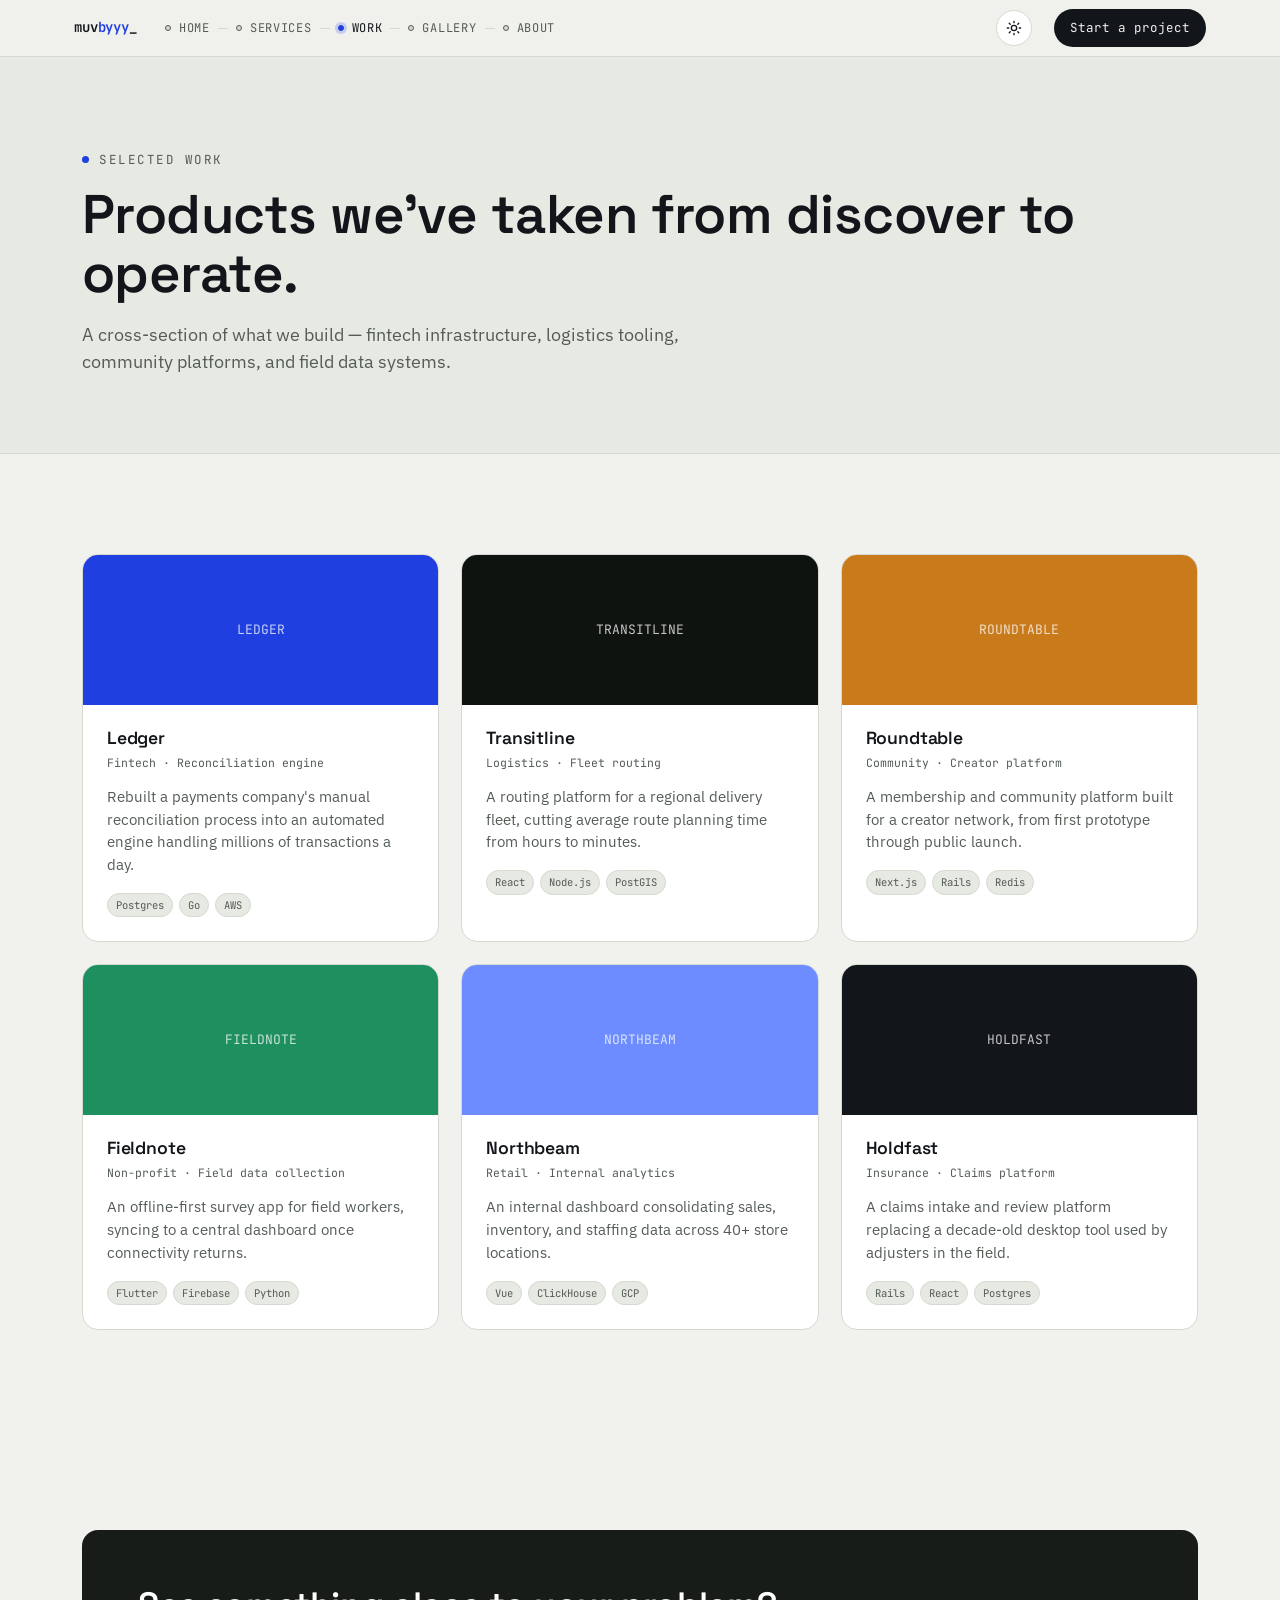
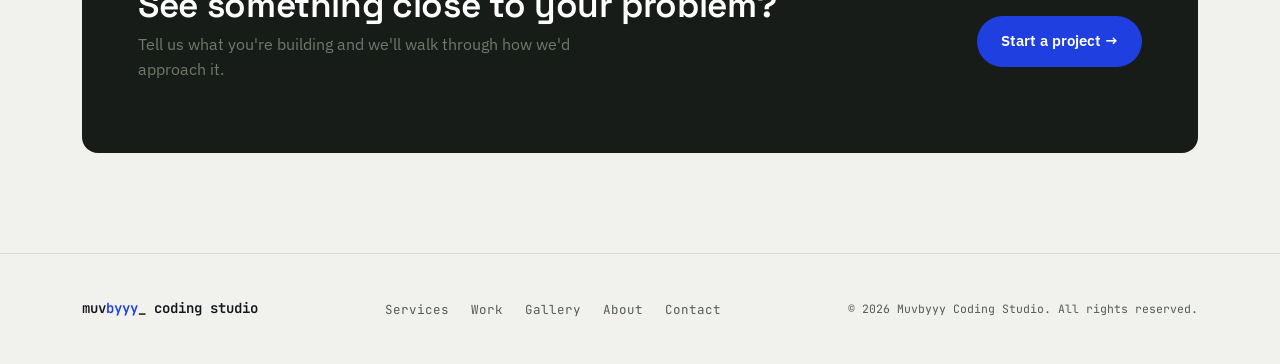
<file: muvbyyycodingstudio/work.html>
<!DOCTYPE html>
<html lang="en">
<head>
<meta charset="UTF-8">
<meta name="viewport" content="width=device-width, initial-scale=1.0">
<title>Work — Muvbyyy Coding Studio</title>
<meta name="description" content="Products Muvbyyy Coding Studio has taken from discover to operate — fintech, logistics, community, and field data platforms.">
<link rel="preconnect" href="https://fonts.googleapis.com">
<link rel="preconnect" href="https://fonts.gstatic.com" crossorigin>
<link href="https://fonts.googleapis.com/css2?family=Space+Grotesk:wght@400;500;600;700&family=IBM+Plex+Sans:wght@400;500;600&family=JetBrains+Mono:wght@400;500;600&display=swap" rel="stylesheet">
<link rel="stylesheet" href="styles.css">
<script>
  (function(){
    var prefersDark = window.matchMedia && window.matchMedia('(prefers-color-scheme: dark)').matches;
    document.documentElement.setAttribute('data-theme', prefersDark ? 'dark' : 'light');
  })();
</script>
</head>
<body>

<nav class="site-nav" aria-label="Primary">
  <div class="nav-inner">
    <a href="index.html" class="nav-logo">muv<span>byyy</span>_</a>
    <div class="nav-links">
      <a href="index.html" class="nav-link"><span class="dot"></span>Home</a>
      <a href="services.html" class="nav-link"><span class="dot"></span>Services</a>
      <a href="work.html" class="nav-link active"><span class="dot"></span>Work</a>
      <a href="gallery.html" class="nav-link"><span class="dot"></span>Gallery</a>
      <a href="about.html" class="nav-link"><span class="dot"></span>About</a>
    </div>
    <button class="theme-toggle" id="themeToggle" type="button" aria-label="Switch to dark mode" aria-pressed="false">
      <svg class="icon-sun" viewBox="0 0 24 24" fill="none" stroke-width="2" stroke-linecap="round"><circle cx="12" cy="12" r="4"></circle><path d="M12 2v2M12 20v2M4.9 4.9l1.4 1.4M17.7 17.7l1.4 1.4M2 12h2M20 12h2M4.9 19.1l1.4-1.4M17.7 6.3l1.4-1.4"></path></svg>
      <svg class="icon-moon" viewBox="0 0 24 24" fill="none" stroke-width="2" stroke-linecap="round" stroke-linejoin="round"><path d="M20 14.5A8.5 8.5 0 1 1 9.5 4a7 7 0 0 0 10.5 10.5z"></path></svg>
    </button>
    <a href="contact.html" class="nav-cta">Start a project</a>
  </div>
</nav>

<header class="page-header">
  <div class="wrap">
    <div class="eyebrow">Selected work</div>
    <h1>Products we've taken from discover to operate.</h1>
    <p>A cross-section of what we build — fintech infrastructure, logistics tooling, community platforms, and field data systems.</p>
  </div>
</header>

<section>
  <div class="wrap">
    <div class="work-grid">
      <div class="work-card">
        <div class="swatch" style="background:#1F3FE0;">LEDGER</div>
        <div class="body">
          <h3>Ledger</h3>
          <span class="role">Fintech · Reconciliation engine</span>
          <p>Rebuilt a payments company's manual reconciliation process into an automated engine handling millions of transactions a day.</p>
          <div class="stack"><span>Postgres</span><span>Go</span><span>AWS</span></div>
        </div>
      </div>
      <div class="work-card">
        <div class="swatch" style="background:#0F1310;">TRANSITLINE</div>
        <div class="body">
          <h3>Transitline</h3>
          <span class="role">Logistics · Fleet routing</span>
          <p>A routing platform for a regional delivery fleet, cutting average route planning time from hours to minutes.</p>
          <div class="stack"><span>React</span><span>Node.js</span><span>PostGIS</span></div>
        </div>
      </div>
      <div class="work-card">
        <div class="swatch" style="background:#C97A1B;">ROUNDTABLE</div>
        <div class="body">
          <h3>Roundtable</h3>
          <span class="role">Community · Creator platform</span>
          <p>A membership and community platform built for a creator network, from first prototype through public launch.</p>
          <div class="stack"><span>Next.js</span><span>Rails</span><span>Redis</span></div>
        </div>
      </div>
      <div class="work-card">
        <div class="swatch" style="background:#1E8F5F;">FIELDNOTE</div>
        <div class="body">
          <h3>Fieldnote</h3>
          <span class="role">Non-profit · Field data collection</span>
          <p>An offline-first survey app for field workers, syncing to a central dashboard once connectivity returns.</p>
          <div class="stack"><span>Flutter</span><span>Firebase</span><span>Python</span></div>
        </div>
      </div>
      <div class="work-card">
        <div class="swatch" style="background:#6C8CFF;">NORTHBEAM</div>
        <div class="body">
          <h3>Northbeam</h3>
          <span class="role">Retail · Internal analytics</span>
          <p>An internal dashboard consolidating sales, inventory, and staffing data across 40+ store locations.</p>
          <div class="stack"><span>Vue</span><span>ClickHouse</span><span>GCP</span></div>
        </div>
      </div>
      <div class="work-card">
        <div class="swatch" style="background:#12151A;">HOLDFAST</div>
        <div class="body">
          <h3>Holdfast</h3>
          <span class="role">Insurance · Claims platform</span>
          <p>A claims intake and review platform replacing a decade-old desktop tool used by adjusters in the field.</p>
          <div class="stack"><span>Rails</span><span>React</span><span>Postgres</span></div>
        </div>
      </div>
    </div>
  </div>
</section>

<section class="stage-section">
  <div class="wrap">
    <div class="cta-band">
      <div>
        <h2>See something close to your problem?</h2>
        <p>Tell us what you're building and we'll walk through how we'd approach it.</p>
      </div>
      <a href="contact.html" class="btn btn-primary">Start a project →</a>
    </div>
  </div>
</section>

<footer>
  <div class="wrap footer-grid">
    <div class="footer-logo">muv<span>byyy</span>_ coding studio</div>
    <div class="footer-links">
      <a href="services.html">Services</a>
      <a href="work.html">Work</a>
      <a href="gallery.html">Gallery</a>
      <a href="about.html">About</a>
      <a href="contact.html">Contact</a>
    </div>
    <div class="footer-copy">© 2026 Muvbyyy Coding Studio. All rights reserved.</div>
  </div>
</footer>

<script src="site.js"></script>
</body>
</html>
</file>
<file: muvbyyycodingstudio/styles.css>
/* ============================================================
   Muvbyyy Coding Studio — shared site styles
   ============================================================ */

*{ box-sizing: border-box; }
html{ scroll-behavior: smooth; }
@media (prefers-reduced-motion: reduce){
  html{ scroll-behavior: auto; }
  *{ animation-duration: 0.001ms !important; transition-duration: 0.001ms !important; }
}

:root{
  --radius: 16px;
  --mono: 'JetBrains Mono', monospace;
  --display: 'Space Grotesk', sans-serif;
  --body: 'IBM Plex Sans', sans-serif;

  /* Fixed "code panel" palette — terminal, metrics, and the contact form
     stay dark regardless of site theme, like a code editor's terminal pane. */
  --code-bg: #12160F;
  --code-panel: #171C18;
  --code-line: #2B322C;
  --code-text: #C9D0C4;
  --code-muted: #6E7A6C;
  --code-signal: #2FBE85;
}

:root, [data-theme="light"]{
  --bg: #F1F2EE;
  --bg-soft: #E7E9E3;
  --panel: #FFFFFF;
  --ink: #12151A;
  --ink-soft: #545C56;
  --line: #D6D9D1;
  --accent: #1F3FE0;
  --accent-hover: #3A57E8;
  --signal: #1E8F5F;
  --warn: #C97A1B;
  --nav-bg: rgba(241,242,238,0.86);
}

[data-theme="dark"]{
  --bg: #0E1310;
  --bg-soft: #171C18;
  --panel: #1B211C;
  --ink: #EDEFE9;
  --ink-soft: #9BA79E;
  --line: #2B322C;
  --accent: #6C8CFF;
  --accent-hover: #86A2FF;
  --signal: #2FBE85;
  --warn: #E0972A;
  --nav-bg: rgba(14,19,16,0.82);
}

body{
  margin: 0;
  background: var(--bg);
  color: var(--ink);
  font-family: var(--body);
  font-size: 16px;
  line-height: 1.55;
  -webkit-font-smoothing: antialiased;
  overflow-x: hidden;
}

body, .site-nav, .hero, .hero::before, .stage-section, section,
.discover-item, .capability, .work-card, .quote-card, .design-flow,
.design-node .box, footer, .btn-ghost, .gallery-card, .value-card{
  transition: background-color 0.3s ease, color 0.3s ease, border-color 0.3s ease;
}

a{ color: inherit; }
img{ max-width: 100%; display: block; }

:focus-visible{
  outline: 2px solid var(--accent);
  outline-offset: 3px;
  border-radius: 4px;
}

.wrap{ max-width: 1180px; margin: 0 auto; padding: 0 32px; }

h1, h2, h3, h4{
  font-family: var(--display);
  font-weight: 600;
  line-height: 1.08;
  margin: 0;
  letter-spacing: -0.01em;
}

.eyebrow{
  font-family: var(--mono);
  font-size: 12.5px;
  letter-spacing: 0.12em;
  text-transform: uppercase;
  color: var(--ink-soft);
  display: flex;
  align-items: center;
  gap: 10px;
}
.eyebrow::before{ content:""; width: 7px; height: 7px; background: var(--accent); border-radius: 50%; display: inline-block; }

/* ---------- Site nav ---------- */
.site-nav{
  position: fixed;
  top: 0; left: 0; right: 0;
  z-index: 500;
  background: var(--nav-bg);
  backdrop-filter: blur(10px);
  border-bottom: 1px solid var(--line);
}
.nav-inner{
  max-width: 1180px;
  margin: 0 auto;
  padding: 0 24px;
  height: 56px;
  display: flex;
  align-items: center;
  gap: 22px;
}
.nav-logo{
  font-family: var(--mono);
  font-weight: 600;
  font-size: 14px;
  letter-spacing: -0.01em;
  white-space: nowrap;
  text-decoration: none;
  color: var(--ink);
  margin-right: 6px;
}
.nav-logo span{ color: var(--accent); }
.nav-links{
  display: flex;
  align-items: center;
  flex: 1;
  overflow-x: auto;
  scrollbar-width: none;
}
.nav-links::-webkit-scrollbar{ display:none; }
.nav-link{
  display: flex;
  align-items: center;
  gap: 8px;
  font-family: var(--mono);
  font-size: 12px;
  letter-spacing: 0.06em;
  text-transform: uppercase;
  color: var(--ink-soft);
  text-decoration: none;
  white-space: nowrap;
  padding: 8px 0;
  position: relative;
  transition: color 0.2s ease;
}
.nav-link .dot{ width: 6px; height: 6px; border-radius: 50%; background: var(--line); border: 1px solid var(--ink-soft); transition: all 0.25s ease; }
.nav-link:not(:last-child){ margin-right: 26px; }
.nav-link:not(:last-child)::after{ content:""; position: absolute; right: -18px; top: 50%; width: 10px; height: 1px; background: var(--line); }
.nav-link:hover{ color: var(--ink); }
.nav-link.active{ color: var(--ink); }
.nav-link.active .dot{ background: var(--accent); border-color: var(--accent); box-shadow: 0 0 0 3px color-mix(in srgb, var(--accent) 20%, transparent); }

.theme-toggle{
  width: 36px; height: 36px; flex-shrink: 0;
  border-radius: 50%;
  border: 1px solid var(--line);
  background: var(--panel);
  color: var(--ink);
  cursor: pointer;
  display: flex; align-items: center; justify-content: center;
  transition: border-color 0.2s ease, background-color 0.2s ease;
}
.theme-toggle:hover{ border-color: var(--accent); }
.theme-toggle svg{ width: 16px; height: 16px; stroke: currentColor; }
.theme-toggle .icon-moon{ display: none; }
[data-theme="dark"] .theme-toggle .icon-sun{ display: none; }
[data-theme="dark"] .theme-toggle .icon-moon{ display: block; }

.nav-cta{
  font-family: var(--mono);
  font-size: 12.5px;
  background: var(--ink);
  color: var(--bg);
  padding: 9px 16px;
  border-radius: 100px;
  text-decoration: none;
  white-space: nowrap;
  transition: background 0.2s ease;
}
.nav-cta:hover{ background: var(--accent); }

/* ---------- Buttons ---------- */
.btn{
  font-family: var(--body);
  font-weight: 600;
  font-size: 14.5px;
  padding: 14px 24px;
  border-radius: 100px;
  text-decoration: none;
  display: inline-flex;
  align-items: center;
  gap: 8px;
  transition: transform 0.18s ease, background 0.18s ease, color 0.18s ease, border-color 0.18s ease;
}
.btn-primary{ background: var(--accent); color: #fff; }
.btn-primary:hover{ background: var(--accent-hover); transform: translateY(-1px); }
.btn-ghost{ background: transparent; color: var(--ink); border: 1px solid var(--line); }
.btn-ghost:hover{ border-color: var(--accent); transform: translateY(-1px); }
.btn-dark{ background: var(--ink); color: var(--bg); }
.btn-dark:hover{ background: var(--accent); color: #fff; transform: translateY(-1px); }

/* ---------- Page header (non-home pages) ---------- */
.page-header{
  padding: 150px 0 60px;
  background: var(--bg-soft);
  border-bottom: 1px solid var(--line);
}
.page-header h1{ font-size: clamp(2.2rem, 4.6vw, 3.4rem); margin-top: 16px; }
.page-header p{ margin-top: 18px; color: var(--ink-soft); font-size: 1.1rem; max-width: 56ch; }

/* ---------- Hero (home only) ---------- */
.scroll-progress{
  position: fixed;
  top: 0;
  left: 0;
  height: 3px;
  width: 0;
  z-index: 600;
  background: linear-gradient(90deg, var(--accent), var(--signal));
  box-shadow: 0 0 20px color-mix(in srgb, var(--accent) 30%, transparent);
}

.back-to-top{
  position: fixed;
  right: 24px;
  bottom: 24px;
  z-index: 550;
  width: 44px;
  height: 44px;
  border: 1px solid var(--line);
  border-radius: 50%;
  background: var(--panel);
  color: var(--ink);
  cursor: pointer;
  display: none;
  align-items: center;
  justify-content: center;
  box-shadow: 0 10px 30px rgba(0,0,0,0.12);
}
.back-to-top.show{ display: flex; }

.hero{
  background: var(--bg-soft);
  color: var(--ink);
  padding: 150px 0 90px;
  position: relative;
  overflow: hidden;
  border-bottom: 1px solid var(--line);
}
.hero::before{
  content:"";
  position: absolute;
  top: -200px; right: -160px;
  width: 520px; height: 520px;
  background: radial-gradient(circle, color-mix(in srgb, var(--accent) 25%, transparent), transparent 70%);
  pointer-events: none;
}
.hero-grid{ display: grid; grid-template-columns: 1.1fr 0.9fr; gap: 56px; align-items: center; position: relative; }
.hero-eyebrow{
  font-family: var(--mono); font-size: 12.5px; letter-spacing: 0.12em; text-transform: uppercase;
  color: var(--ink-soft); margin-bottom: 22px; display: flex; align-items: center; gap: 10px;
}
.hero-eyebrow::before{ content:""; width: 7px; height: 7px; background: var(--signal); border-radius: 50%; }
.hero h1{ font-size: clamp(2.4rem, 5vw, 3.9rem); color: var(--ink); }
.hero h1 em{ font-style: normal; color: var(--accent); background: linear-gradient(180deg, transparent 65%, color-mix(in srgb, var(--accent) 30%, transparent) 65%); }
.hero p.lede{ margin-top: 22px; font-size: 1.15rem; color: var(--ink-soft); max-width: 46ch; }
.hero-actions{ margin-top: 34px; display: flex; gap: 14px; flex-wrap: wrap; }
.hero-badges{ display: flex; flex-wrap: wrap; gap: 10px; margin-top: 24px; }
.hero-badges span{ font-family: var(--mono); font-size: 11px; letter-spacing: 0.08em; text-transform: uppercase; color: var(--ink-soft); padding: 7px 10px; border: 1px solid var(--line); border-radius: 999px; background: color-mix(in srgb, var(--panel) 80%, transparent); }
.hero-stats{ display: flex; gap: 36px; margin-top: 34px; flex-wrap: wrap; }
.hero-stat{ min-width: 120px; }
.hero-stat b{ display: block; font-family: var(--display); font-size: 1.7rem; color: var(--ink); }
.hero-stat span{ font-family: var(--mono); font-size: 11.5px; color: var(--ink-soft); text-transform: uppercase; letter-spacing: 0.06em; }

.reveal{ opacity: 0; transform: translateY(18px); transition: opacity 0.6s ease, transform 0.6s ease; }
.reveal.is-visible{ opacity: 1; transform: translateY(0); }
/* Terminal */
.terminal{ background: var(--code-panel); border: 1px solid var(--code-line); border-radius: 12px; overflow: hidden; box-shadow: 0 30px 60px -20px rgba(0,0,0,0.45); }
.terminal-head{ display: flex; align-items: center; gap: 8px; padding: 12px 16px; border-bottom: 1px solid var(--code-line); }
.terminal-dot{ width: 9px; height: 9px; border-radius: 50%; background: #3A4139; }
.terminal-title{ font-family: var(--mono); font-size: 11.5px; color: var(--code-muted); margin-left: 8px; }
.terminal-body{ padding: 20px 20px 26px; font-family: var(--mono); font-size: 13px; color: var(--code-text); min-height: 230px; }
.terminal-body .line{ margin: 0 0 9px; white-space: pre-wrap; word-break: break-word; }
.terminal-body .prompt{ color: var(--code-signal); }
.terminal-body .ok{ color: var(--code-signal); }
.terminal-body .muted{ color: var(--code-muted); }
.terminal-body .cursor{ display: inline-block; width: 7px; height: 14px; background: var(--code-text); vertical-align: text-bottom; animation: blink 1s step-end infinite; }
@keyframes blink{ 50%{ opacity: 0; } }

/* ---------- Sections generic ---------- */
section{ padding: 100px 0; }
.section-head{ display: grid; grid-template-columns: 1fr 1.4fr; gap: 40px; margin-bottom: 56px; align-items: end; }
.section-head h2{ font-size: clamp(1.8rem, 3.4vw, 2.6rem); margin-top: 14px; }
.section-head p{ color: var(--ink-soft); font-size: 1.05rem; max-width: 52ch; }
.stage-tag{ font-family: var(--mono); font-size: 11px; letter-spacing: 0.08em; text-transform: uppercase; padding: 4px 10px; border-radius: 100px; border: 1px solid var(--line); color: var(--ink-soft); display: inline-block; }
.stage-section:nth-of-type(odd){ background: var(--bg-soft); }

/* Discover-style item list */
.discover-list{ display: grid; grid-template-columns: repeat(3, 1fr); gap: 20px; }
.discover-item{ background: var(--panel); border: 1px solid var(--line); border-radius: var(--radius); padding: 26px; }
.discover-item h3{ font-size: 1.05rem; margin-bottom: 10px; }
.discover-item p{ color: var(--ink-soft); font-size: 0.94rem; margin: 0; }
.discover-item .num{ font-family: var(--mono); color: var(--accent); font-size: 13px; margin-bottom: 12px; display: block; }

/* Design flow */
.design-flow{ display: flex; align-items: center; justify-content: space-between; background: var(--panel); border: 1px solid var(--line); border-radius: var(--radius); padding: 40px 32px; gap: 12px; flex-wrap: wrap; }
.design-node{ text-align: center; flex: 1; min-width: 110px; }
.design-node .box{ background: var(--bg); border: 1px solid var(--line); border-radius: 10px; padding: 16px 10px; font-family: var(--mono); font-size: 12.5px; margin-bottom: 8px; }
.design-node span{ font-size: 11.5px; color: var(--ink-soft); }
.design-arrow{ color: var(--line); font-size: 20px; flex-shrink: 0; }
.design-notes{ margin-top: 28px; display: grid; grid-template-columns: repeat(3, 1fr); gap: 20px; }
.design-notes div p{ margin: 6px 0 0; color: var(--ink-soft); font-size: 0.92rem; }
.design-notes div h4{ font-size: 0.98rem; }

/* Capability grid */
.capability-grid{ display: grid; grid-template-columns: repeat(3, 1fr); gap: 18px; }
.capability{ background: var(--panel); border: 1px solid var(--line); border-radius: var(--radius); padding: 26px; transition: border-color 0.2s ease, transform 0.2s ease; }
.capability:hover{ border-color: var(--accent); transform: translateY(-3px); }
.capability .tag{ font-family: var(--mono); font-size: 10.5px; letter-spacing: 0.08em; color: var(--accent); background: color-mix(in srgb, var(--accent) 10%, transparent); padding: 3px 9px; border-radius: 100px; display: inline-block; margin-bottom: 14px; }
.capability h3{ font-size: 1.05rem; margin-bottom: 8px; }
.capability p{ color: var(--ink-soft); font-size: 0.92rem; margin: 0; }

/* Ship checklist + metric card */
.ship-panel{ display: grid; grid-template-columns: 1fr 1fr; gap: 40px; align-items: center; }
.checklist{ list-style: none; margin: 0; padding: 0; }
.checklist li{ display: flex; gap: 14px; padding: 16px 0; border-bottom: 1px solid var(--line); align-items: flex-start; }
.checklist li:last-child{ border-bottom: none; }
.checklist .mark{ font-family: var(--mono); color: var(--signal); flex-shrink: 0; margin-top: 2px; }
.checklist h4{ font-size: 1rem; margin-bottom: 4px; }
.checklist p{ margin: 0; color: var(--ink-soft); font-size: 0.9rem; }
.metric-card{ background: var(--code-panel); color: var(--code-text); border: 1px solid var(--code-line); border-radius: var(--radius); padding: 36px; }
.metric-card .row{ display: flex; justify-content: space-between; padding: 16px 0; border-bottom: 1px solid var(--code-line); font-family: var(--mono); font-size: 13px; }
.metric-card .row:last-child{ border-bottom: none; }
.metric-card .row b{ color: var(--code-signal); font-size: 15px; }

/* Operate grid */
.operate-grid{ display: grid; grid-template-columns: repeat(4, 1fr); gap: 18px; }
.operate-item{ padding: 22px 0 0; border-top: 2px solid var(--ink); }
.operate-item h4{ font-size: 1rem; margin-bottom: 8px; }
.operate-item p{ color: var(--ink-soft); font-size: 0.9rem; margin: 0; }

/* Work / case studies */
.work-grid{ display: grid; grid-template-columns: repeat(3, 1fr); gap: 22px; }
.work-card{ background: var(--panel); border: 1px solid var(--line); border-radius: var(--radius); overflow: hidden; display: flex; flex-direction: column; }
.work-card .swatch{ height: 150px; display: flex; align-items: center; justify-content: center; font-family: var(--mono); font-size: 13px; color: rgba(255,255,255,0.75); }
.work-card .body{ padding: 24px; }
.work-card h3{ font-size: 1.1rem; margin-bottom: 6px; }
.work-card .role{ font-family: var(--mono); font-size: 11.5px; color: var(--ink-soft); margin-bottom: 14px; display: block; }
.work-card p{ color: var(--ink-soft); font-size: 0.92rem; margin: 0 0 16px; }
.work-card .stack{ display: flex; flex-wrap: wrap; gap: 6px; }
.work-card .stack span{ font-family: var(--mono); font-size: 10.5px; background: var(--bg-soft); border: 1px solid var(--line); padding: 3px 8px; border-radius: 100px; color: var(--ink-soft); }

/* Testimonials */
.quote-grid{ display: grid; grid-template-columns: repeat(3, 1fr); gap: 22px; }
.quote-card{ background: var(--bg); border: 1px solid var(--line); border-radius: var(--radius); padding: 28px; }
.quote-card p.quote{ font-family: var(--display); font-size: 1.05rem; line-height: 1.4; margin: 0 0 20px; }
.quote-who{ display: flex; align-items: center; gap: 10px; }
.quote-avatar{ width: 34px; height: 34px; border-radius: 50%; background: var(--accent); color: #fff; font-family: var(--mono); font-size: 13px; display: flex; align-items: center; justify-content: center; }
.quote-who b{ display: block; font-size: 0.88rem; }
.quote-who span{ font-size: 0.8rem; color: var(--ink-soft); }

/* Gallery (team) */
.gallery-grid{ display: grid; grid-template-columns: repeat(4, 1fr); gap: 20px; }
.gallery-card{ background: var(--panel); border: 1px solid var(--line); border-radius: var(--radius); overflow: hidden; }
.gallery-card .avatar{ height: 160px; display: flex; align-items: center; justify-content: center; font-family: var(--display); font-size: 1.8rem; color: rgba(255,255,255,0.9); }
.gallery-card .info{ padding: 18px; }
.gallery-card h3{ font-size: 0.98rem; margin-bottom: 3px; }
.gallery-card .role{ font-family: var(--mono); font-size: 11px; color: var(--ink-soft); text-transform: uppercase; letter-spacing: 0.04em; display: block; margin-bottom: 10px; }
.gallery-card p{ margin: 0; color: var(--ink-soft); font-size: 0.86rem; }

.snap-grid{ display: grid; grid-template-columns: repeat(4, 1fr); gap: 16px; }
.snap-tile{ border-radius: 12px; height: 140px; display: flex; align-items: flex-end; padding: 14px; font-family: var(--mono); font-size: 11.5px; color: rgba(255,255,255,0.92); }
.snap-tile.tall{ height: 300px; grid-row: span 2; align-items: flex-end; }

/* About page */
.value-grid{ display: grid; grid-template-columns: repeat(4, 1fr); gap: 18px; }
.value-card{ background: var(--panel); border: 1px solid var(--line); border-radius: var(--radius); padding: 24px; }
.value-card .num{ font-family: var(--mono); color: var(--accent); font-size: 13px; margin-bottom: 12px; display: block; }
.value-card h3{ font-size: 1rem; margin-bottom: 8px; }
.value-card p{ color: var(--ink-soft); font-size: 0.9rem; margin: 0; }
.lead-grid{ display: grid; grid-template-columns: repeat(3, 1fr); gap: 22px; }

/* CTA band */
.cta-band{ background: var(--code-panel); color: var(--code-text); border-radius: var(--radius); padding: 56px; display: flex; align-items: center; justify-content: space-between; gap: 24px; flex-wrap: wrap; }
.cta-band h2{ color: #fff; font-size: clamp(1.6rem, 3vw, 2.2rem); }
.cta-band p{ color: var(--code-muted); margin-top: 8px; max-width: 44ch; }

/* Contact */
.contact-section{ background: var(--bg-soft); color: var(--ink); border-top: 1px solid var(--line); }
.contact-grid{ display: grid; grid-template-columns: 1fr 1fr; gap: 56px; }
.contact-grid .eyebrow{ color: var(--ink-soft); }
.contact-grid .eyebrow::before{ background: var(--signal); }
.contact-grid h2{ color: var(--ink); font-size: clamp(1.9rem, 3.4vw, 2.6rem); margin: 14px 0 18px; }
.contact-grid p.lede{ color: var(--ink-soft); max-width: 44ch; }
.contact-links{ margin-top: 30px; display: flex; flex-direction: column; gap: 10px; font-family: var(--mono); font-size: 13.5px; }
.contact-links a{ text-decoration: none; color: var(--ink-soft); }
.contact-links a:hover{ color: var(--signal); }
form.contact-form{ background: var(--code-panel); border: 1px solid var(--code-line); border-radius: var(--radius); padding: 30px; }
.form-row{ margin-bottom: 18px; }
.form-row label{ display: block; font-family: var(--mono); font-size: 11.5px; text-transform: uppercase; letter-spacing: 0.06em; color: var(--code-muted); margin-bottom: 8px; }
.form-row input, .form-row select, .form-row textarea{ width: 100%; background: var(--code-bg); border: 1px solid var(--code-line); border-radius: 8px; padding: 12px 14px; color: var(--code-text); font-family: var(--body); font-size: 14px; }
.form-row textarea{ resize: vertical; min-height: 90px; }
.form-row input:focus, .form-row select:focus, .form-row textarea:focus{ outline: 2px solid var(--accent); outline-offset: 1px; }
.two-col{ display: grid; grid-template-columns: 1fr 1fr; gap: 16px; }
.form-note{ font-size: 12px; color: var(--code-muted); margin-top: 6px; }
.form-success{ display: none; font-family: var(--mono); font-size: 13px; color: var(--code-signal); margin-top: 14px; }
.form-success.show{ display: block; }

/* Footer */
footer{ padding: 44px 0; border-top: 1px solid var(--line); }
.footer-grid{ display: flex; justify-content: space-between; align-items: center; flex-wrap: wrap; gap: 16px; }
.footer-logo{ font-family: var(--mono); font-weight: 600; font-size: 14px; }
.footer-logo span{ color: var(--accent); }
.footer-links{ display: flex; gap: 22px; font-family: var(--mono); font-size: 12.5px; }
.footer-links a{ text-decoration: none; color: var(--ink-soft); }
.footer-links a:hover{ color: var(--ink); }
.footer-copy{ font-family: var(--mono); font-size: 11.5px; color: var(--ink-soft); }

/* Responsive */
@media (max-width: 980px){
  .hero-grid{ grid-template-columns: 1fr; }
  .section-head{ grid-template-columns: 1fr; }
  .discover-list, .capability-grid, .work-grid, .quote-grid, .lead-grid{ grid-template-columns: 1fr 1fr; }
  .operate-grid, .value-grid, .gallery-grid, .snap-grid{ grid-template-columns: 1fr 1fr; }
  .ship-panel, .contact-grid{ grid-template-columns: 1fr; }
  .design-notes{ grid-template-columns: 1fr; }
  .cta-band{ flex-direction: column; align-items: flex-start; }
}
@media (max-width: 640px){
  .wrap{ padding: 0 20px; }
  section{ padding: 70px 0; }
  .discover-list, .capability-grid, .work-grid, .quote-grid, .operate-grid, .value-grid, .gallery-grid, .snap-grid, .lead-grid{ grid-template-columns: 1fr; }
  .two-col{ grid-template-columns: 1fr; }
  .nav-logo{ display: none; }
  .design-flow{ flex-direction: column; }
  .design-arrow{ transform: rotate(90deg); }
  .snap-tile.tall{ grid-row: span 1; height: 140px; }
}
</file>
